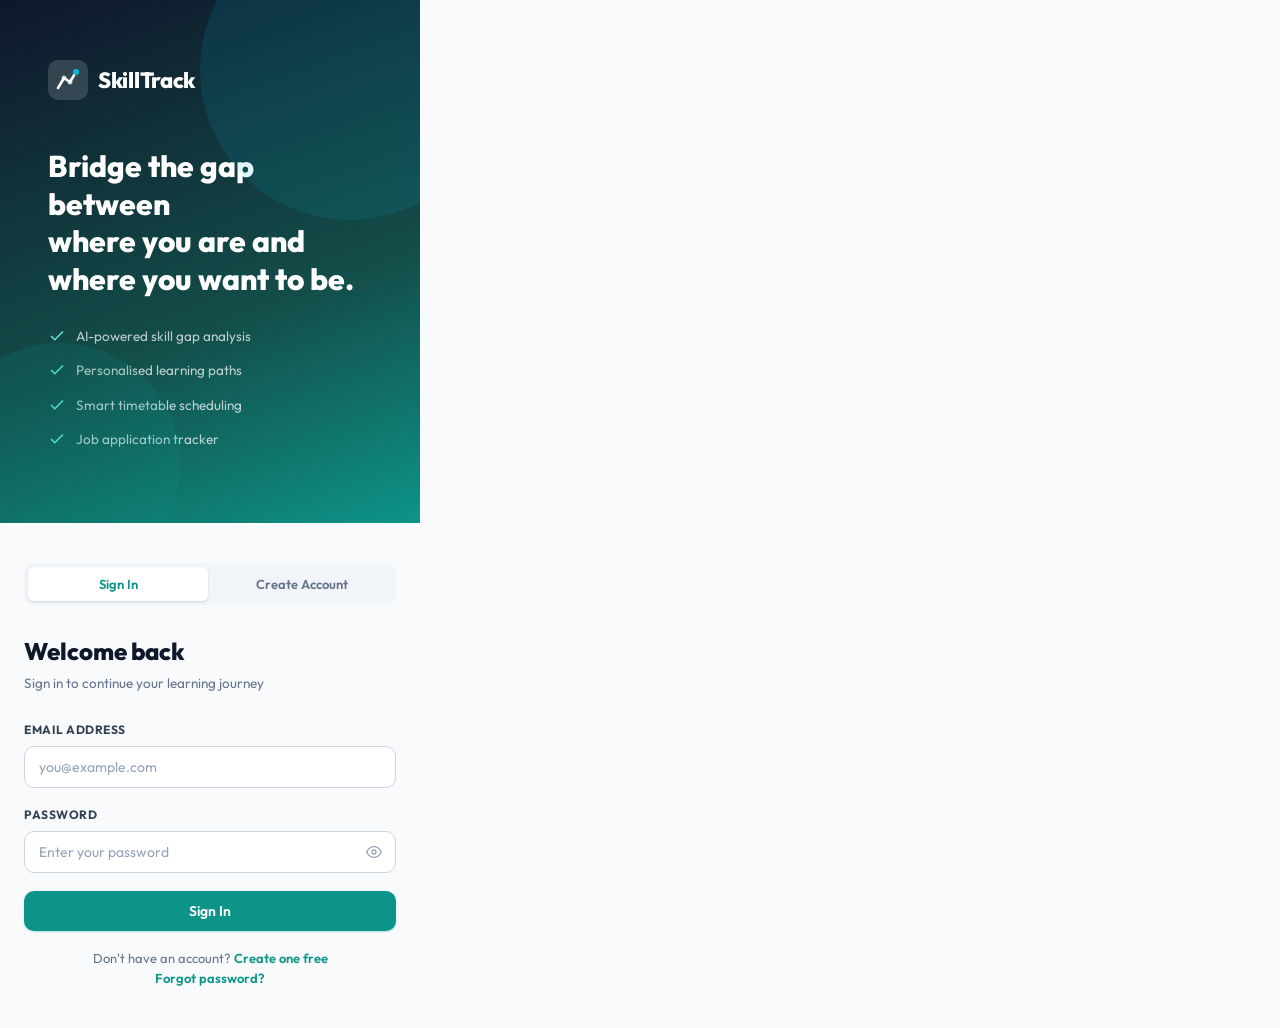
<file: index.html>
<!DOCTYPE html>
<html lang="en">
<head>
  <meta charset="UTF-8">
  <meta name="viewport" content="width=device-width, initial-scale=1.0">
  <title>SkillTrack — Login</title>
  <link rel="preconnect" href="https://fonts.googleapis.com">
  <link rel="preconnect" href="https://fonts.gstatic.com" crossorigin>
  <link href="https://fonts.googleapis.com/css2?family=Outfit:wght@300;400;500;600;700&family=JetBrains+Mono:wght@400;500&display=swap" rel="stylesheet">
  <link rel="stylesheet" href="css/styles.css">
</head>
<body class="auth-page">

  <div class="auth-container">

    <!-- Brand Panel -->
    <div class="auth-brand">
      <div class="auth-brand-inner">
        <div class="auth-logo">
          <svg width="40" height="40" viewBox="0 0 40 40" fill="none" xmlns="http://www.w3.org/2000/svg">
            <rect width="40" height="40" rx="10" fill="white" fill-opacity="0.15"/>
            <path d="M10 28L16 18L22 22L28 12" stroke="white" stroke-width="2.5" stroke-linecap="round" stroke-linejoin="round"/>
            <circle cx="28" cy="12" r="3" fill="#06b6d4"/>
            <circle cx="22" cy="22" r="2.5" fill="white" fill-opacity="0.7"/>
            <circle cx="16" cy="18" r="2.5" fill="white" fill-opacity="0.7"/>
          </svg>
          <span class="auth-logo-text">SkillTrack</span>
        </div>
        <h1 class="auth-tagline">Bridge the gap between<br>where you are and<br>where you want to be.</h1>
        <ul class="auth-features">
          <li>
            <svg width="18" height="18" viewBox="0 0 24 24" fill="none" stroke="currentColor" stroke-width="2"><polyline points="20 6 9 17 4 12"/></svg>
            AI-powered skill gap analysis
          </li>
          <li>
            <svg width="18" height="18" viewBox="0 0 24 24" fill="none" stroke="currentColor" stroke-width="2"><polyline points="20 6 9 17 4 12"/></svg>
            Personalised learning paths
          </li>
          <li>
            <svg width="18" height="18" viewBox="0 0 24 24" fill="none" stroke="currentColor" stroke-width="2"><polyline points="20 6 9 17 4 12"/></svg>
            Smart timetable scheduling
          </li>
          <li>
            <svg width="18" height="18" viewBox="0 0 24 24" fill="none" stroke="currentColor" stroke-width="2"><polyline points="20 6 9 17 4 12"/></svg>
            Job application tracker
          </li>
        </ul>
      </div>
    </div>

    <!-- Form Panel -->
    <div class="auth-form-panel">
      <div class="auth-form-inner">

        <!-- Tab switcher -->
        <div class="auth-tabs">
          <button class="auth-tab active" id="tab-login" onclick="showTab('login')">Sign In</button>
          <button class="auth-tab" id="tab-register" onclick="showTab('register')">Create Account</button>
          <button class="auth-tab" id="tab-reset" onclick="showTab('reset')" style="display:none">Reset Password</button>
        </div>

        <!-- Login Form -->
        <form id="form-login" class="auth-form" onsubmit="handleLogin(event)">
          <h2 class="auth-form-title">Welcome back</h2>
          <p class="auth-form-subtitle">Sign in to continue your learning journey</p>

          <div class="form-group">
            <label class="form-label" for="login-email">Email address</label>
            <input class="form-input" type="email" id="login-email" placeholder="you@example.com" required autocomplete="email">
          </div>

          <div class="form-group">
            <label class="form-label" for="login-password">
              Password
            </label>
            <div class="input-with-icon">
              <input class="form-input" type="password" id="login-password" placeholder="Enter your password" required autocomplete="current-password">
              <button type="button" class="input-icon-btn" onclick="togglePassword('login-password', this)" title="Show password">
                <svg width="16" height="16" viewBox="0 0 24 24" fill="none" stroke="currentColor" stroke-width="2"><path d="M1 12s4-8 11-8 11 8 11 8-4 8-11 8-11-8-11-8z"/><circle cx="12" cy="12" r="3"/></svg>
              </button>
            </div>
          </div>

          <div id="login-error" class="form-error" style="display:none"></div>

          <button type="submit" class="btn btn-primary btn-full" id="btn-login">
            <span>Sign In</span>
          </button>

          <p class="auth-switch">
            Don't have an account?
            <a href="#" onclick="showTab('register'); return false;">Create one free</a>
          </p>
          <p class="auth-switch" style="margin-top:0">
            <a href="#" onclick="showTab('reset'); return false;">Forgot password?</a>
          </p>
        </form>

        <!-- Register Form -->
        <form id="form-register" class="auth-form" style="display:none" onsubmit="handleRegister(event)">
          <h2 class="auth-form-title">Get started free</h2>
          <p class="auth-form-subtitle">Create your account and start tracking skills today</p>

          <div class="form-group">
            <label class="form-label" for="reg-name">Full name</label>
            <input class="form-input" type="text" id="reg-name" placeholder="Your name" required autocomplete="name">
          </div>

          <div class="form-group">
            <label class="form-label" for="reg-email">Email address</label>
            <input class="form-input" type="email" id="reg-email" placeholder="you@example.com" required autocomplete="email">
          </div>

          <div class="form-group">
            <label class="form-label" for="reg-password">Password</label>
            <div class="input-with-icon">
              <input class="form-input" type="password" id="reg-password" placeholder="Min. 8 characters" required minlength="8" autocomplete="new-password">
              <button type="button" class="input-icon-btn" onclick="togglePassword('reg-password', this)" title="Show password">
                <svg width="16" height="16" viewBox="0 0 24 24" fill="none" stroke="currentColor" stroke-width="2"><path d="M1 12s4-8 11-8 11 8 11 8-4 8-11 8-11-8-11-8z"/><circle cx="12" cy="12" r="3"/></svg>
              </button>
            </div>
            <div class="password-strength" id="pwd-strength" style="display:none">
              <div class="pwd-bar"><div class="pwd-fill" id="pwd-fill"></div></div>
              <span class="pwd-label" id="pwd-label"></span>
            </div>
          </div>

          <div class="form-group">
            <label class="form-label" for="reg-confirm">Confirm password</label>
            <input class="form-input" type="password" id="reg-confirm" placeholder="Repeat your password" required minlength="8" autocomplete="new-password">
          </div>

          <div id="register-error" class="form-error" style="display:none"></div>

          <button type="submit" class="btn btn-primary btn-full" id="btn-register">
            <span>Create Account</span>
          </button>

          <p class="auth-switch">
            Already have an account?
            <a href="#" onclick="showTab('login'); return false;">Sign in</a>
          </p>
        </form>

        <!-- Reset Password Form -->
        <form id="form-reset" class="auth-form" style="display:none" onsubmit="handleResetPassword(event)">
          <h2 class="auth-form-title">Reset Password</h2>
          <p class="auth-form-subtitle">Enter your email and set a new password</p>

          <div class="form-group">
            <label class="form-label" for="reset-email">Email address</label>
            <input class="form-input" type="email" id="reset-email" placeholder="you@example.com" required autocomplete="email">
          </div>

          <div class="form-group">
            <label class="form-label" for="reset-password">New password</label>
            <div class="input-with-icon">
              <input class="form-input" type="password" id="reset-password" placeholder="Min. 8 characters" required minlength="8" autocomplete="new-password">
              <button type="button" class="input-icon-btn" onclick="togglePassword('reset-password', this)" title="Show password">
                <svg width="16" height="16" viewBox="0 0 24 24" fill="none" stroke="currentColor" stroke-width="2"><path d="M1 12s4-8 11-8 11 8 11 8-4 8-11 8-11-8-11-8z"/><circle cx="12" cy="12" r="3"/></svg>
              </button>
            </div>
          </div>

          <div class="form-group">
            <label class="form-label" for="reset-confirm">Confirm new password</label>
            <input class="form-input" type="password" id="reset-confirm" placeholder="Repeat your new password" required minlength="8" autocomplete="new-password">
          </div>

          <div id="reset-error" class="form-error" style="display:none"></div>
          <div id="reset-success" class="form-error" style="display:none;color:#16a34a"></div>

          <button type="submit" class="btn btn-primary btn-full" id="btn-reset">
            <span>Reset Password</span>
          </button>

          <p class="auth-switch">
            Remember your password?
            <a href="#" onclick="showTab('login'); return false;">Sign in</a>
          </p>
        </form>

      </div>
    </div>

  </div>

  <script>
    // ── Tab switching ──────────────────────────────────────────────
    function showTab(tab) {
      document.getElementById('form-login').style.display    = tab === 'login'    ? '' : 'none';
      document.getElementById('form-register').style.display = tab === 'register' ? '' : 'none';
      document.getElementById('form-reset').style.display    = tab === 'reset'    ? '' : 'none';
      document.getElementById('tab-login').classList.toggle('active', tab === 'login');
      document.getElementById('tab-register').classList.toggle('active', tab === 'register');
      // Show/hide reset tab dynamically
      document.getElementById('tab-reset').style.display = tab === 'reset' ? '' : 'none';
      if (tab === 'reset') document.getElementById('tab-reset').classList.add('active');
      else document.getElementById('tab-reset').classList.remove('active');
    }

    // ── Password visibility toggle ─────────────────────────────────
    function togglePassword(id, btn) {
      const input = document.getElementById(id);
      const show  = input.type === 'password';
      input.type  = show ? 'text' : 'password';
      btn.innerHTML = show
        ? '<svg width="16" height="16" viewBox="0 0 24 24" fill="none" stroke="currentColor" stroke-width="2"><path d="M17.94 17.94A10.07 10.07 0 0 1 12 20c-7 0-11-8-11-8a18.45 18.45 0 0 1 5.06-5.94"/><path d="M9.9 4.24A9.12 9.12 0 0 1 12 4c7 0 11 8 11 8a18.5 18.5 0 0 1-2.16 3.19"/><line x1="1" y1="1" x2="23" y2="23"/></svg>'
        : '<svg width="16" height="16" viewBox="0 0 24 24" fill="none" stroke="currentColor" stroke-width="2"><path d="M1 12s4-8 11-8 11 8 11 8-4 8-11 8-11-8-11-8z"/><circle cx="12" cy="12" r="3"/></svg>';
    }

    // ── Password strength ──────────────────────────────────────────
    document.getElementById('reg-password').addEventListener('input', function() {
      const val = this.value;
      const el  = document.getElementById('pwd-strength');
      const fill = document.getElementById('pwd-fill');
      const lbl  = document.getElementById('pwd-label');
      if (!val) { el.style.display = 'none'; return; }
      el.style.display = '';
      let score = 0;
      if (val.length >= 8)  score++;
      if (/[A-Z]/.test(val)) score++;
      if (/[0-9]/.test(val)) score++;
      if (/[^A-Za-z0-9]/.test(val)) score++;
      const levels = ['', 'Weak', 'Fair', 'Good', 'Strong'];
      const colors = ['', '#ef4444', '#f59e0b', '#0d9488', '#06b6d4'];
      const pct    = ['', '25%', '50%', '75%', '100%'];
      fill.style.width      = pct[score]  || '25%';
      fill.style.background = colors[score] || '#ef4444';
      lbl.textContent       = levels[score] || 'Weak';
      lbl.style.color       = colors[score] || '#ef4444';
    });

    // ── Show error helper ──────────────────────────────────────────
    function showError(id, msg) {
      const el = document.getElementById(id);
      el.textContent = msg;
      el.style.display = 'block';
    }
    function clearError(id) {
      document.getElementById(id).style.display = 'none';
    }

    // ── Set button loading state ───────────────────────────────────
    function setLoading(btnId, loading) {
      const btn = document.getElementById(btnId);
      btn.disabled = loading;
      btn.querySelector('span').textContent = loading ? 'Please wait…' : btn.id === 'btn-login' ? 'Sign In' : 'Create Account';
    }

    // ── Local (demo) storage helpers ──────────────────────────────
    const IS_LOCAL = location.protocol === 'file:' || location.hostname === 'localhost' || location.hostname === '127.0.0.1';
    const ADMIN_EMAILS_LOCAL = ['w3help@yahoo.com'];

    // Seed default test user on first visit
    (function seedDefaultUser() {
      if (!IS_LOCAL) return;
      const users = JSON.parse(localStorage.getItem('st-users') || '[]');
      const existing = users.find(u => u.email === 'w3help@yahoo.com');
      if (!existing) {
        users.push({ uid: 'w3help@yahoo.com', name: 'Test User', email: 'w3help@yahoo.com', role: 'admin', password: 'naresh01', createdAt: new Date().toISOString() });
        localStorage.setItem('st-users', JSON.stringify(users));
      } else if (existing.role !== 'admin') {
        existing.role = 'admin';
        localStorage.setItem('st-users', JSON.stringify(users));
      }
    })();

    function localGetUsers() {
      return JSON.parse(localStorage.getItem('st-users') || '[]');
    }
    function localSaveUsers(users) {
      localStorage.setItem('st-users', JSON.stringify(users));
    }
    function localSetSession(user) {
      localStorage.setItem('st-session', JSON.stringify({ uid: user.uid, name: user.name, email: user.email, role: user.role || 'webuser' }));
    }

    // ── Login handler ──────────────────────────────────────────────
    async function handleLogin(e) {
      e.preventDefault();
      clearError('login-error');
      const email    = document.getElementById('login-email').value.trim();
      const password = document.getElementById('login-password').value;
      setLoading('btn-login', true);

      if (IS_LOCAL) {
        // Demo mode: check localStorage
        const users = localGetUsers();
        const user  = users.find(u => u.email.toLowerCase() === email.toLowerCase() && u.password === password);
        if (user) {
          const role = user.role || (ADMIN_EMAILS_LOCAL.includes(email.toLowerCase()) ? 'admin' : 'webuser');
          const sessionUser = { ...user, role };
          localSetSession(sessionUser);
          const payload = btoa(unescape(encodeURIComponent(JSON.stringify({ uid: sessionUser.uid, name: sessionUser.name, email: sessionUser.email, role: sessionUser.role }))));
          window.location.href = 'dashboard.html#s=' + payload;
        } else {
          showError('login-error', 'Invalid email or password.');
          setLoading('btn-login', false);
        }
        return;
      }

      try {
        const res  = await fetch('api/auth.php', {
          method: 'POST',
          headers: { 'Content-Type': 'application/json' },
          body: JSON.stringify({ action: 'login', email, password })
        });
        const data = await res.json();
        if (data.ok) {
          window.location.href = 'dashboard.php';
        } else {
          showError('login-error', data.error || 'Invalid email or password.');
        }
      } catch {
        showError('login-error', 'Connection error. Please try again.');
      } finally {
        setLoading('btn-login', false);
      }
    }

    // ── Reset Password handler ────────────────────────────────────
    async function handleResetPassword(e) {
      e.preventDefault();
      clearError('reset-error');
      document.getElementById('reset-success').style.display = 'none';
      const email       = document.getElementById('reset-email').value.trim();
      const newPassword = document.getElementById('reset-password').value;
      const confirm     = document.getElementById('reset-confirm').value;
      if (newPassword !== confirm) {
        showError('reset-error', 'Passwords do not match.');
        return;
      }
      const btn = document.getElementById('btn-reset');
      btn.disabled = true;
      btn.querySelector('span').textContent = 'Please wait…';

      if (IS_LOCAL) {
        const users = localGetUsers();
        const user  = users.find(u => u.email.toLowerCase() === email.toLowerCase());
        if (!user) {
          showError('reset-error', 'No account found with that email.');
          btn.disabled = false;
          btn.querySelector('span').textContent = 'Reset Password';
          return;
        }
        user.password = newPassword;
        localSaveUsers(users);
        const el = document.getElementById('reset-success');
        el.textContent = 'Password reset successfully! You can now sign in.';
        el.style.display = 'block';
        btn.disabled = false;
        btn.querySelector('span').textContent = 'Reset Password';
        setTimeout(() => showTab('login'), 2000);
        return;
      }

      try {
        const res  = await fetch('api/auth.php', {
          method: 'POST',
          headers: { 'Content-Type': 'application/json' },
          body: JSON.stringify({ action: 'reset_password', email, newPassword })
        });
        const data = await res.json();
        if (data.ok) {
          const el = document.getElementById('reset-success');
          el.textContent = 'Password reset successfully! You can now sign in.';
          el.style.display = 'block';
          setTimeout(() => showTab('login'), 2000);
        } else {
          showError('reset-error', data.error || 'Reset failed.');
        }
      } catch {
        showError('reset-error', 'Connection error. Please try again.');
      } finally {
        btn.disabled = false;
        btn.querySelector('span').textContent = 'Reset Password';
      }
    }

    // ── Register handler ───────────────────────────────────────────
    async function handleRegister(e) {
      e.preventDefault();
      clearError('register-error');
      const name     = document.getElementById('reg-name').value.trim();
      const email    = document.getElementById('reg-email').value.trim();
      const password = document.getElementById('reg-password').value;
      const confirm  = document.getElementById('reg-confirm').value;
      if (password !== confirm) {
        showError('register-error', 'Passwords do not match.');
        return;
      }
      setLoading('btn-register', true);

      if (IS_LOCAL) {
        // Demo mode: save to localStorage
        const users = localGetUsers();
        if (users.find(u => u.email === email)) {
          showError('register-error', 'An account with this email already exists.');
          setLoading('btn-register', false);
          return;
        }
        const role = ADMIN_EMAILS_LOCAL.includes(email.toLowerCase()) ? 'admin' : 'webuser';
        const user = { uid: email.toLowerCase(), name, email, role, password, createdAt: new Date().toISOString() };
        users.push(user);
        localSaveUsers(users);
        localSetSession(user);
        const payload = btoa(unescape(encodeURIComponent(JSON.stringify({ uid: user.uid, name: user.name, email: user.email, role: user.role }))));
        window.location.href = 'dashboard.html#s=' + payload;
        return;
      }

      try {
        const res  = await fetch('api/auth.php', {
          method: 'POST',
          headers: { 'Content-Type': 'application/json' },
          body: JSON.stringify({ action: 'register', name, email, password })
        });
        const data = await res.json();
        if (data.ok) {
          window.location.href = 'dashboard.php';
        } else {
          showError('register-error', data.error || 'Registration failed. Please try again.');
        }
      } catch {
        showError('register-error', 'Connection error. Please try again.');
      } finally {
        setLoading('btn-register', false);
      }
    }
  </script>

</body>
</html>
</file>
<file: css/styles.css>
/* ═══════════════════════════════════════════════════
   SkillTrack — Design System & Styles v1.0
   ═══════════════════════════════════════════════════ */

/* ── Google Fonts imported in HTML ── */

/* ── CSS Variables ── */
:root {
  /* Brand */
  --primary:        #0d9488;   /* teal-600 */
  --primary-dark:   #0f766e;   /* teal-700 */
  --primary-light:  #f0fdfa;   /* teal-50  */
  --primary-mid:    #ccfbf1;   /* teal-100 */
  --accent:         #06b6d4;   /* cyan-500 */
  --accent-dark:    #0891b2;   /* cyan-600 */

  /* Backgrounds */
  --bg:             #f8fafc;   /* slate-50  */
  --surface:        #ffffff;
  --surface2:       #f1f5f9;   /* slate-100 */
  --surface3:       #e2e8f0;   /* slate-200 */

  /* Borders */
  --border:         #e2e8f0;   /* slate-200 */
  --border2:        #cbd5e1;   /* slate-300 */

  /* Text */
  --text:           #0f172a;   /* slate-900 */
  --text2:          #334155;   /* slate-700 */
  --muted:          #64748b;   /* slate-500 */
  --muted2:         #94a3b8;   /* slate-400 */

  /* Status */
  --green:          #16a34a;
  --green-bg:       #f0fdf4;
  --yellow:         #d97706;
  --yellow-bg:      #fffbeb;
  --red:            #dc2626;
  --red-bg:         #fef2f2;
  --blue:           #2563eb;
  --blue-bg:        #eff6ff;
  --purple:         #7c3aed;
  --purple-bg:      #f5f3ff;

  /* Sidebar */
  --sidebar-bg:     #0f172a;   /* slate-900 */
  --sidebar-text:   #94a3b8;   /* slate-400 */
  --sidebar-active: #0d9488;   /* teal-600  */
  --sidebar-hover:  #1e293b;   /* slate-800 */
  --sidebar-width:  240px;

  /* Typography */
  --font:   'Outfit', system-ui, sans-serif;
  --mono:   'JetBrains Mono', 'Fira Code', monospace;

  /* Spacing & Shape */
  --radius-sm:  6px;
  --radius:     10px;
  --radius-lg:  14px;
  --radius-xl:  20px;

  /* Shadows */
  --shadow-sm:  0 1px 2px rgba(0,0,0,.06);
  --shadow:     0 1px 3px rgba(0,0,0,.08), 0 1px 2px rgba(0,0,0,.06);
  --shadow-md:  0 4px 6px rgba(0,0,0,.07), 0 2px 4px rgba(0,0,0,.06);
  --shadow-lg:  0 10px 15px rgba(0,0,0,.07), 0 4px 6px rgba(0,0,0,.05);
}

/* ── Reset ── */
*, *::before, *::after { box-sizing: border-box; margin: 0; padding: 0; }
html { font-size: 16px; -webkit-font-smoothing: antialiased; }
body {
  font-family: var(--font);
  background: var(--bg);
  color: var(--text);
  line-height: 1.5;
  min-height: 100vh;
}
a { color: var(--primary); text-decoration: none; }
a:hover { color: var(--primary-dark); }
img, svg { display: block; }
button { font-family: var(--font); cursor: pointer; }

/* ══════════════════════════════════════════
   LOGIN / REGISTER PAGE
══════════════════════════════════════════ */
.auth-page {
  min-height: 100vh;
  display: flex;
  align-items: stretch;
}

/* Left brand panel */
.auth-brand {
  width: 420px;
  flex-shrink: 0;
  background: linear-gradient(160deg, #0f172a 0%, #134e4a 60%, #0d9488 100%);
  display: flex;
  flex-direction: column;
  justify-content: center;
  padding: 60px 48px;
  position: relative;
  overflow: hidden;
}
.auth-brand::before {
  content: '';
  position: absolute;
  top: -80px; right: -80px;
  width: 300px; height: 300px;
  border-radius: 50%;
  background: rgba(6,182,212,.12);
}
.auth-brand::after {
  content: '';
  position: absolute;
  bottom: -60px; left: -60px;
  width: 240px; height: 240px;
  border-radius: 50%;
  background: rgba(13,148,136,.15);
}
.auth-brand-logo {
  display: flex;
  align-items: center;
  gap: 12px;
  margin-bottom: 56px;
  position: relative; z-index: 1;
}
.auth-brand-icon {
  width: 44px; height: 44px;
  background: linear-gradient(135deg, var(--primary), var(--accent));
  border-radius: 12px;
  display: flex; align-items: center; justify-content: center;
  font-size: 22px;
}
.auth-brand-name {
  font-size: 24px; font-weight: 800;
  color: #fff; letter-spacing: -0.5px;
}
.auth-brand-tagline {
  font-size: 11px; color: rgba(255,255,255,.5);
  letter-spacing: 2px; text-transform: uppercase;
  font-family: var(--mono);
  margin-top: 1px;
}
.auth-brand-headline {
  font-size: 32px; font-weight: 800; line-height: 1.2;
  color: #fff; margin-bottom: 20px;
  position: relative; z-index: 1;
}
.auth-brand-headline span { color: #5eead4; }
.auth-brand-sub {
  font-size: 14px; color: rgba(255,255,255,.6);
  line-height: 1.7; margin-bottom: 40px;
  position: relative; z-index: 1;
}
.auth-brand-features {
  list-style: none;
  position: relative; z-index: 1;
}
.auth-brand-features li {
  display: flex; align-items: center; gap: 10px;
  font-size: 13px; color: rgba(255,255,255,.7);
  margin-bottom: 12px;
}
.auth-brand-features li::before {
  content: '✓';
  width: 20px; height: 20px;
  background: rgba(13,148,136,.4);
  border-radius: 50%;
  display: flex; align-items: center; justify-content: center;
  font-size: 11px; color: #5eead4; font-weight: 700;
  flex-shrink: 0;
}

/* Right form panel */
.auth-form-panel {
  flex: 1;
  display: flex;
  align-items: center;
  justify-content: center;
  padding: 40px 24px;
}
.auth-card {
  width: 100%; max-width: 420px;
}
.auth-card-title {
  font-size: 26px; font-weight: 800;
  color: var(--text); margin-bottom: 6px;
}
.auth-card-sub {
  font-size: 14px; color: var(--muted);
  margin-bottom: 32px;
}
.auth-tabs {
  display: flex;
  background: var(--surface2);
  border-radius: var(--radius);
  padding: 4px;
  margin-bottom: 28px;
  gap: 4px;
}
.auth-tab {
  flex: 1; padding: 9px;
  text-align: center;
  font-size: 13px; font-weight: 600;
  color: var(--muted);
  border-radius: var(--radius-sm);
  border: none; background: transparent;
  transition: all .15s;
}
.auth-tab.active {
  background: var(--surface);
  color: var(--primary);
  box-shadow: var(--shadow);
}

/* Form elements */
.form-group { margin-bottom: 18px; }
.form-label {
  display: block;
  font-size: 12px; font-weight: 700;
  color: var(--text2); letter-spacing: .5px;
  text-transform: uppercase;
  margin-bottom: 7px;
}
.form-input {
  width: 100%;
  padding: 11px 14px;
  background: var(--surface);
  border: 1.5px solid var(--border2);
  border-radius: var(--radius);
  font-family: var(--font);
  font-size: 14px; color: var(--text);
  transition: border-color .15s, box-shadow .15s;
  outline: none;
}
.form-input:focus {
  border-color: var(--primary);
  box-shadow: 0 0 0 3px rgba(13,148,136,.12);
}
.form-input::placeholder { color: var(--muted2); }
.form-input-icon {
  position: relative;
}
.form-input-icon .form-input { padding-left: 42px; }
.form-input-icon .icon {
  position: absolute; left: 14px;
  top: 50%; transform: translateY(-50%);
  color: var(--muted2); font-size: 16px;
  pointer-events: none;
}

.btn {
  display: inline-flex; align-items: center; justify-content: center;
  gap: 7px;
  padding: 11px 22px;
  font-family: var(--font);
  font-size: 14px; font-weight: 600;
  border-radius: var(--radius);
  border: none; cursor: pointer;
  transition: all .15s;
  white-space: nowrap;
}
.btn-primary {
  background: var(--primary);
  color: #fff;
  box-shadow: 0 1px 2px rgba(13,148,136,.3);
}
.btn-primary:hover { background: var(--primary-dark); transform: translateY(-1px); box-shadow: 0 4px 12px rgba(13,148,136,.3); }
.btn-primary:active { transform: translateY(0); }
.btn-block { width: 100%; }
.btn-ghost {
  background: transparent;
  border: 1.5px solid var(--border2);
  color: var(--text2);
}
.btn-ghost:hover { background: var(--surface2); border-color: var(--border2); }
.btn-sm { padding: 7px 14px; font-size: 12px; }
.btn-danger { background: var(--red); color: #fff; }
.btn-danger:hover { background: #b91c1c; }

.auth-divider {
  display: flex; align-items: center; gap: 12px;
  margin: 20px 0;
  color: var(--muted2); font-size: 12px;
}
.auth-divider::before, .auth-divider::after {
  content: ''; flex: 1; height: 1px; background: var(--border);
}
.auth-footer-link {
  text-align: center; font-size: 13px; color: var(--muted);
  margin-top: 20px;
}
.auth-footer-link a { color: var(--primary); font-weight: 600; }

/* ══════════════════════════════════════════
   APP SHELL — SIDEBAR + TOPBAR + CONTENT
══════════════════════════════════════════ */
.app-shell {
  display: flex;
  min-height: 100vh;
}

/* ── SIDEBAR ── */
.sidebar {
  width: var(--sidebar-width);
  background: var(--sidebar-bg);
  display: flex; flex-direction: column;
  position: fixed; top: 0; left: 0;
  height: 100vh;
  z-index: 100;
  transition: transform .25s;
}
.sidebar-logo {
  padding: 22px 20px 18px;
  display: flex; align-items: center; gap: 10px;
  border-bottom: 1px solid rgba(255,255,255,.07);
  flex-shrink: 0;
}
.sidebar-logo-icon {
  width: 36px; height: 36px;
  background: linear-gradient(135deg, var(--primary), var(--accent));
  border-radius: 9px;
  display: flex; align-items: center; justify-content: center;
  font-size: 18px; flex-shrink: 0;
}
.sidebar-logo-text { line-height: 1.1; }
.sidebar-logo-name {
  font-size: 15px; font-weight: 800;
  color: #fff; letter-spacing: -0.3px;
}
.sidebar-logo-version {
  font-size: 10px; color: rgba(255,255,255,.35);
  font-family: var(--mono); letter-spacing: 1px;
}

/* Nav */
.sidebar-nav {
  flex: 1;
  padding: 12px 10px;
  overflow-y: auto;
  scrollbar-width: thin;
  scrollbar-color: rgba(255,255,255,.35) rgba(255,255,255,.08);
}
.sidebar-nav::-webkit-scrollbar { width: 6px; }
.sidebar-nav::-webkit-scrollbar-track { background: rgba(255,255,255,.05); border-radius: 3px; margin: 4px 0; }
.sidebar-nav::-webkit-scrollbar-thumb {
  background: rgba(255,255,255,.35);
  border-radius: 3px;
}
.sidebar-nav::-webkit-scrollbar-thumb:hover { background: rgba(255,255,255,.55); }

.nav-section-label {
  font-size: 10px; font-weight: 700;
  color: rgba(255,255,255,.25);
  letter-spacing: 1.5px; text-transform: uppercase;
  padding: 12px 10px 6px;
}
.nav-item {
  display: flex; align-items: center; gap: 10px;
  padding: 10px 12px;
  border-radius: var(--radius-sm);
  color: var(--sidebar-text);
  font-size: 13.5px; font-weight: 500;
  cursor: pointer;
  transition: all .15s;
  margin-bottom: 2px;
  border: none; background: transparent;
  width: 100%; text-align: left;
}
.nav-item:hover {
  background: var(--sidebar-hover);
  color: rgba(255,255,255,.85);
}
.nav-item.active {
  background: rgba(13,148,136,.18);
  color: #5eead4;
  font-weight: 600;
}
.nav-item.active .nav-icon { color: var(--primary); }
.nav-icon {
  font-size: 17px;
  width: 22px; text-align: center; flex-shrink: 0;
}
.nav-badge {
  margin-left: auto;
  font-size: 10px; font-weight: 700;
  background: var(--primary);
  color: #fff;
  padding: 1px 7px; border-radius: 20px;
  font-family: var(--mono);
}

/* Sidebar footer */
.sidebar-footer {
  padding: 14px 12px;
  border-top: 1px solid rgba(255,255,255,.07);
  flex-shrink: 0;
  display: flex; align-items: center; gap: 6px;
}
.sidebar-user {
  display: flex; align-items: center; gap: 10px;
  padding: 8px 10px;
  border-radius: var(--radius-sm);
  cursor: pointer;
  transition: background .15s;
  flex: 1; min-width: 0; overflow: hidden;
}
.sidebar-user:hover { background: var(--sidebar-hover); }
.sidebar-avatar {
  width: 34px; height: 34px;
  border-radius: 50%;
  background: linear-gradient(135deg, var(--primary), var(--accent));
  display: flex; align-items: center; justify-content: center;
  font-size: 14px; font-weight: 700; color: #fff;
  flex-shrink: 0;
}
.sidebar-user-info { flex: 1; min-width: 0; }
.sidebar-user-name {
  font-size: 13px; font-weight: 600; color: rgba(255,255,255,.85);
  white-space: nowrap; overflow: hidden; text-overflow: ellipsis;
}
.sidebar-user-email {
  font-size: 11px; color: rgba(255,255,255,.35);
  font-family: var(--mono);
  white-space: nowrap; overflow: hidden; text-overflow: ellipsis;
}
.sidebar-logout {
  color: rgba(255,255,255,.3); font-size: 14px;
  cursor: pointer; padding: 2px;
  flex-shrink: 0;
  transition: color .15s;
}
.sidebar-logout:hover { color: var(--red); }

/* ── MAIN CONTENT AREA ── */
.main-wrap {
  margin-left: var(--sidebar-width);
  flex: 1;
  display: flex; flex-direction: column;
  min-height: 100vh;
}

/* ── TOPBAR ── */
.topbar {
  height: 60px;
  background: var(--surface);
  border-bottom: 1px solid var(--border);
  display: flex; align-items: center;
  padding: 0 24px;
  position: sticky; top: 0;
  z-index: 50;
  gap: 16px;
}
.topbar-hamburger {
  display: none;
  background: none; border: none;
  font-size: 20px; color: var(--muted);
  cursor: pointer; padding: 4px;
}
.topbar-breadcrumb {
  display: flex; align-items: center; gap: 6px;
  font-size: 13px; color: var(--muted);
}
.topbar-breadcrumb .current {
  font-weight: 700; color: var(--text);
  font-size: 15px;
}
.topbar-sep { color: var(--border2); }
.topbar-actions {
  margin-left: auto;
  display: flex; align-items: center; gap: 10px;
}
.topbar-search {
  display: flex; align-items: center; gap: 8px;
  background: var(--surface2);
  border: 1px solid var(--border);
  border-radius: 8px;
  padding: 7px 12px;
  font-size: 13px; color: var(--muted);
  cursor: pointer;
  transition: border-color .15s;
}
.topbar-search:hover { border-color: var(--primary); color: var(--text); }
.topbar-search input {
  background: none; border: none; outline: none;
  font-family: var(--font); font-size: 13px; color: var(--text);
  width: 160px;
}
.topbar-search input::placeholder { color: var(--muted2); }
.topbar-btn {
  width: 36px; height: 36px;
  border-radius: 8px;
  background: var(--surface2);
  border: 1px solid var(--border);
  display: flex; align-items: center; justify-content: center;
  font-size: 16px; cursor: pointer;
  color: var(--muted); transition: all .15s;
}
.topbar-btn:hover { background: var(--primary-light); border-color: var(--primary); color: var(--primary); }
.topbar-avatar {
  width: 34px; height: 34px;
  border-radius: 50%;
  background: linear-gradient(135deg, var(--primary), var(--accent));
  display: flex; align-items: center; justify-content: center;
  font-size: 13px; font-weight: 700; color: #fff;
  cursor: pointer;
}

/* ── PAGE CONTENT ── */
.page-content {
  flex: 1;
  padding: 28px 28px 40px;
  max-width: 1280px;
}

.panel { display: none; }
.panel.active { display: block; }

/* Page header */
.page-header {
  display: flex; align-items: flex-start;
  justify-content: space-between;
  margin-bottom: 24px; gap: 16px; flex-wrap: wrap;
}
.page-title { font-size: 22px; font-weight: 800; color: var(--text); line-height: 1.2; }
.page-subtitle { font-size: 13px; color: var(--muted); margin-top: 3px; }
.page-actions { display: flex; gap: 8px; flex-wrap: wrap; }

/* ── CARDS ── */
.card {
  background: var(--surface);
  border: 1px solid var(--border);
  border-radius: var(--radius-lg);
  padding: 20px 22px;
  box-shadow: var(--shadow-sm);
}
.card-title {
  font-size: 13px; font-weight: 700;
  color: var(--text2); text-transform: uppercase;
  letter-spacing: .5px; margin-bottom: 16px;
  display: flex; align-items: center; gap: 8px;
}
.card-title .icon { font-size: 15px; }

/* ── STAT GRID ── */
.stat-grid {
  display: grid;
  grid-template-columns: repeat(auto-fit, minmax(160px, 1fr));
  gap: 14px;
  margin-bottom: 24px;
}
.stat-card {
  background: var(--surface);
  border: 1px solid var(--border);
  border-radius: var(--radius-lg);
  padding: 18px 20px;
  box-shadow: var(--shadow-sm);
  position: relative; overflow: hidden;
}
.stat-card::before {
  content: '';
  position: absolute; top: 0; left: 0; right: 0;
  height: 3px;
  background: var(--card-accent, var(--primary));
  border-radius: var(--radius-lg) var(--radius-lg) 0 0;
}
.stat-num {
  font-size: 28px; font-weight: 800;
  font-family: var(--mono); line-height: 1;
  margin-bottom: 4px;
}
.stat-label {
  font-size: 11px; font-weight: 700;
  color: var(--muted); letter-spacing: 1px;
  text-transform: uppercase;
}
.stat-breakdown {
  margin-top: 6px; padding-top: 6px; border-top: 1px solid var(--border);
  font-size: 11px; color: var(--muted); line-height: 1.6;
}
.stat-breakdown:empty { display: none; }
.stat-sub {
  font-size: 11px; color: var(--muted2);
  margin-top: 2px; font-family: var(--mono);
}
.stat-icon {
  position: absolute; right: 16px; top: 50%;
  transform: translateY(-50%);
  font-size: 28px; opacity: .12;
}

/* ── BADGES & PILLS ── */
.badge {
  display: inline-flex; align-items: center;
  font-size: 11px; font-weight: 700;
  padding: 3px 9px; border-radius: 20px;
  letter-spacing: .3px;
}
.badge-primary   { background: var(--primary-mid); color: var(--primary-dark); }
.badge-green     { background: var(--green-bg); color: var(--green); }
.badge-yellow    { background: var(--yellow-bg); color: var(--yellow); }
.badge-red       { background: var(--red-bg); color: var(--red); }
.badge-blue      { background: var(--blue-bg); color: var(--blue); }
.badge-purple    { background: var(--purple-bg); color: var(--purple); }
.badge-muted     { background: var(--surface2); color: var(--muted); }

/* ── PROGRESS BAR ── */
.progress-wrap { width: 100%; background: var(--surface2); border-radius: 99px; overflow: hidden; }
.progress-bar  { height: 6px; border-radius: 99px; background: var(--primary); transition: width .4s; }
.progress-bar.green  { background: var(--green); }
.progress-bar.yellow { background: var(--yellow); }
.progress-bar.red    { background: var(--red); }
.progress-bar.accent { background: var(--accent); }

/* ── GAP INDICATOR ── */
.gap-bar {
  display: flex; height: 8px;
  border-radius: 99px; overflow: hidden;
  gap: 2px;
}
.gap-bar-matched { background: var(--green); }
.gap-bar-weak    { background: var(--yellow); }
.gap-bar-missing { background: var(--red); }

/* ── TABLE ── */
.table-wrap {
  overflow-x: auto;
  border-radius: var(--radius);
  border: 1px solid var(--border);
  background: var(--surface);
}
table {
  width: 100%; border-collapse: collapse;
  font-size: 13px;
}
thead th {
  background: var(--surface2);
  color: var(--muted); font-weight: 700;
  font-size: 11px; letter-spacing: .8px;
  text-transform: uppercase;
  padding: 11px 14px;
  text-align: left;
  border-bottom: 1px solid var(--border);
  white-space: nowrap;
}
tbody td {
  padding: 12px 14px;
  border-bottom: 1px solid var(--border);
  color: var(--text2);
  vertical-align: middle;
}
tbody tr:last-child td { border-bottom: none; }
tbody tr:hover { background: var(--primary-light); }

/* ── GOAL CARD ── */
.goal-card {
  background: var(--surface);
  border: 1.5px solid var(--border);
  border-radius: var(--radius-lg);
  padding: 20px 22px;
  box-shadow: var(--shadow-sm);
  transition: box-shadow .15s, border-color .15s;
  cursor: pointer;
}
.goal-card:hover {
  box-shadow: var(--shadow-md);
  border-color: var(--primary);
}
.goal-card-header {
  display: flex; align-items: flex-start;
  justify-content: space-between; gap: 12px;
  margin-bottom: 14px;
}
.goal-type-icon {
  width: 42px; height: 42px; border-radius: 10px;
  display: flex; align-items: center; justify-content: center;
  font-size: 20px; flex-shrink: 0;
}
.goal-type-jobrole      { background: #eff6ff; }
.goal-type-cert         { background: #fef3c7; }
.goal-type-learning     { background: #f5f3ff; }
.goal-type-other        { background: #f0fdf4; }
.goal-name { font-size: 15px; font-weight: 700; color: var(--text); margin-bottom: 3px; }
.goal-meta { font-size: 12px; color: var(--muted); }
.goal-progress-row {
  display: flex; align-items: center; gap: 10px;
  margin-bottom: 12px;
}
.goal-progress-pct {
  font-size: 12px; font-weight: 700;
  font-family: var(--mono); color: var(--primary);
  white-space: nowrap;
}
.goal-stats {
  display: flex; gap: 14px;
}
.goal-stat {
  font-size: 11.5px; color: var(--muted);
  display: flex; align-items: center; gap: 4px;
}
.goal-stat span { font-weight: 600; color: var(--text2); font-family: var(--mono); }

/* ── SKILL CHIP ── */
.skill-chip {
  display: inline-flex; align-items: center; gap: 5px;
  padding: 4px 10px;
  background: var(--surface2);
  border: 1px solid var(--border);
  border-radius: 20px;
  font-size: 12px; color: var(--text2); font-weight: 500;
  margin: 2px 3px 2px 0;
  transition: all .15s;
}
.skill-chip.matched { background: var(--green-bg); border-color: #bbf7d0; color: var(--green); }
.skill-chip.weak    { background: var(--yellow-bg); border-color: #fde68a; color: var(--yellow); }
.skill-chip.missing { background: var(--red-bg); border-color: #fecaca; color: var(--red); }

/* Proficiency dot */
.prof-dot {
  display: inline-block;
  width: 8px; height: 8px; border-radius: 50%;
}
.prof-dot.beginner     { background: var(--muted2); }
.prof-dot.intermediate { background: var(--accent); }
.prof-dot.advanced     { background: var(--primary); }
.prof-dot.expert       { background: var(--yellow); }

/* ── FORM ELEMENTS ── */
.input, select.input, textarea.input {
  display: block; width: 100%;
  padding: 10px 13px;
  background: var(--surface);
  border: 1.5px solid var(--border2);
  border-radius: var(--radius);
  font-family: var(--font);
  font-size: 13px; color: var(--text);
  transition: border-color .15s, box-shadow .15s;
  outline: none;
}
.input:focus, select.input:focus, textarea.input:focus {
  border-color: var(--primary);
  box-shadow: 0 0 0 3px rgba(13,148,136,.1);
}
.input::placeholder { color: var(--muted2); }
textarea.input { resize: vertical; min-height: 80px; line-height: 1.6; }
select.input { cursor: pointer; }
.input-label {
  display: block; font-size: 11px; font-weight: 700;
  color: var(--text2); text-transform: uppercase;
  letter-spacing: .5px; margin-bottom: 6px;
}

/* ── MODAL ── */
.modal-overlay {
  position: fixed; inset: 0;
  background: rgba(0,0,0,.45);
  display: none;
  align-items: center; justify-content: center;
  padding: 20px; z-index: 1000;
  backdrop-filter: blur(4px);
}
.modal-overlay.open { display: flex; }
.modal-box {
  background: var(--surface);
  border-radius: var(--radius-xl);
  padding: 28px 28px;
  width: 100%; max-width: 560px;
  max-height: 90vh; overflow-y: auto;
  box-shadow: var(--shadow-lg);
}
.modal-title {
  font-size: 18px; font-weight: 800;
  color: var(--text); margin-bottom: 20px;
}
.modal-footer {
  display: flex; gap: 10px; justify-content: flex-end;
  margin-top: 24px; padding-top: 20px;
  border-top: 1px solid var(--border);
}

/* ── EMPTY STATE ── */
.empty-state {
  text-align: center; padding: 60px 20px;
  color: var(--muted);
}
.empty-state .icon { font-size: 48px; margin-bottom: 16px; opacity: .5; }
.empty-state h3 { font-size: 16px; font-weight: 700; color: var(--text2); margin-bottom: 6px; }
.empty-state p { font-size: 13px; line-height: 1.7; }

/* ── LOADER ── */
.loader {
  width: 28px; height: 28px;
  border: 3px solid var(--border);
  border-top-color: var(--primary);
  border-radius: 50%;
  animation: spin .7s linear infinite;
  margin: 0 auto;
}
@keyframes spin { to { transform: rotate(360deg); } }

/* ── TREE VIEW (Job Tracker — grouped by status, collapsible) ── */
/* Old tree-view CSS removed — replaced by table view */

/* ── BOARD VIEW (Job Tracker — vertical rows) ── */
.kb-board {
  display: flex; flex-direction: column; gap: 12px;
}
.kb-row {
  display: grid;
  grid-template-columns: 200px 1fr;
  gap: 16px;
  align-items: start;
  background: var(--surface);
  border: 1px solid var(--border);
  border-radius: var(--radius-lg);
  padding: 14px 16px;
}
.kb-row-header {
  padding: 8px 12px;
  border-radius: var(--radius);
  background: var(--surface2);
  display: flex; flex-direction: column; gap: 10px;
  position: sticky; top: 10px;
}
.kb-row-status {
  display: flex; align-items: center; gap: 8px;
}
.kb-row-emoji { font-size: 18px; }
.kb-row-label {
  font-size: 13px; font-weight: 700; color: var(--text);
}
.kb-row-count {
  font-family: var(--mono); font-size: 11px; font-weight: 700;
  color: #fff; padding: 1px 7px; border-radius: 20px; margin-left: auto;
}
.kb-row-cards {
  display: flex; flex-wrap: wrap; gap: 10px;
  align-items: start;
}
.kb-empty {
  font-size: 12px; color: var(--muted2); padding: 10px 0;
}
.kanban-card {
  background: var(--surface);
  border: 1px solid var(--border);
  border-radius: var(--radius);
  padding: 12px 14px;
  box-shadow: var(--shadow-sm);
  cursor: pointer; transition: box-shadow .15s, transform .15s;
  width: 240px; flex-shrink: 0;
}
.kanban-card:hover { box-shadow: var(--shadow-md); transform: translateY(-2px); }

@media (max-width: 768px) {
  .kb-row {
    grid-template-columns: 1fr;
  }
  .kb-row-header {
    flex-direction: row; align-items: center; justify-content: space-between;
    position: static;
  }
  .kanban-card { width: 100%; }
}

/* ── TIMETABLE ── */
.timetable-grid {
  display: grid;
  grid-template-columns: 60px repeat(7, 1fr);
  gap: 4px;
}
.timetable-day-header {
  text-align: center;
  font-size: 11px; font-weight: 700;
  color: var(--muted); text-transform: uppercase;
  letter-spacing: .8px; padding: 8px 4px;
}
.timetable-time {
  font-size: 10px; font-family: var(--mono);
  color: var(--muted2); text-align: right;
  padding-right: 8px; padding-top: 4px;
}
.timetable-slot {
  min-height: 44px; border-radius: 6px;
  border: 1px dashed var(--border2);
  background: var(--surface2);
  cursor: pointer; transition: all .15s;
}
.timetable-slot:hover { border-color: var(--primary); background: var(--primary-light); }
.timetable-session {
  background: var(--primary-mid);
  border: 1px solid rgba(13,148,136,.25);
  border-radius: 6px;
  padding: 6px 8px;
  font-size: 11px; color: var(--primary-dark); font-weight: 600;
}

/* ── DASHBOARD WIDGETS ── */
.widget-grid {
  display: grid;
  grid-template-columns: repeat(auto-fit, minmax(300px, 1fr));
  gap: 16px;
}
.activity-item {
  display: flex; align-items: flex-start; gap: 12px;
  padding: 12px 0;
  border-bottom: 1px solid var(--border);
}
.activity-item:last-child { border-bottom: none; }
.activity-dot {
  width: 8px; height: 8px; border-radius: 50%;
  background: var(--primary); flex-shrink: 0; margin-top: 5px;
}
.activity-text { font-size: 13px; color: var(--text2); line-height: 1.5; }
.activity-time { font-size: 11px; color: var(--muted2); font-family: var(--mono); margin-top: 2px; }

/* ── UTILITIES ── */
.grid-2 { display: grid; grid-template-columns: 1fr 1fr; gap: 16px; }
.grid-3 { display: grid; grid-template-columns: repeat(3, 1fr); gap: 16px; }
.flex    { display: flex; }
.flex-center  { display: flex; align-items: center; }
.flex-between { display: flex; align-items: center; justify-content: space-between; }
.gap-8  { gap: 8px; }
.gap-12 { gap: 12px; }
.gap-16 { gap: 16px; }
.mb-8   { margin-bottom: 8px; }
.mb-12  { margin-bottom: 12px; }
.mb-16  { margin-bottom: 16px; }
.mb-24  { margin-bottom: 24px; }
.mt-16  { margin-top: 16px; }
.text-muted { color: var(--muted); }
.text-sm    { font-size: 12px; }
.text-xs    { font-size: 11px; }
.font-mono  { font-family: var(--mono); }
.font-bold  { font-weight: 700; }
.wrap { flex-wrap: wrap; }

/* ── SIDEBAR OVERLAY (mobile) ── */
.sidebar-overlay {
  display: none;
  position: fixed; inset: 0;
  background: rgba(0,0,0,.5);
  z-index: 99;
}

/* ══════════════════════════════════════════
   RESPONSIVE
══════════════════════════════════════════ */
@media (max-width: 1024px) {
  .grid-3 { grid-template-columns: 1fr 1fr; }
}

@media (max-width: 768px) {
  .auth-brand { display: none; }
  .sidebar {
    transform: translateX(-100%);
  }
  .sidebar.open {
    transform: translateX(0);
  }
  .sidebar-overlay { display: block; }
  .main-wrap { margin-left: 0; }
  .topbar-hamburger { display: block; }
  .topbar-search { display: none; }
  .page-content { padding: 20px 16px 32px; }
  .grid-2 { grid-template-columns: 1fr; }
  .grid-3 { grid-template-columns: 1fr; }
  .kanban-board { flex-wrap: nowrap; }
  .stat-grid { grid-template-columns: repeat(2, 1fr); }
}

@media (max-width: 480px) {
  .stat-grid { grid-template-columns: 1fr 1fr; }
  .page-header { flex-direction: column; }
  .modal-box { padding: 20px 16px; }
}

/* ══════════════════════════════════════════
   AUTH PAGE — updated class names
══════════════════════════════════════════ */
.auth-logo {
  display: flex; align-items: center; gap: 10px;
  margin-bottom: 48px;
}
.auth-logo-text {
  font-size: 22px; font-weight: 800;
  color: #fff; letter-spacing: -.3px;
}
.auth-tagline {
  font-size: 30px; font-weight: 800; line-height: 1.25;
  color: #fff; margin-bottom: 28px;
}
.auth-features {
  list-style: none;
}
.auth-features li {
  display: flex; align-items: center; gap: 10px;
  font-size: 13.5px; color: rgba(255,255,255,.72);
  margin-bottom: 14px;
}
.auth-features li svg { flex-shrink: 0; color: #5eead4; }
.auth-form-inner {
  width: 100%; max-width: 420px;
}
.auth-form {
  /* inherits from .auth-card styling */
}
.auth-form-title {
  font-size: 24px; font-weight: 800;
  color: var(--text); margin-bottom: 4px;
}
.auth-form-subtitle {
  font-size: 13.5px; color: var(--muted);
  margin-bottom: 28px;
}
.input-with-icon {
  position: relative;
}
.input-with-icon .form-input {
  padding-right: 42px;
}
.input-icon-btn {
  position: absolute; right: 12px; top: 50%;
  transform: translateY(-50%);
  background: none; border: none;
  color: var(--muted2); cursor: pointer; padding: 2px;
  display: flex; align-items: center;
}
.input-icon-btn:hover { color: var(--muted); }
.form-error {
  font-size: 12.5px; color: var(--red);
  background: var(--red-bg);
  border: 1px solid #fecaca;
  border-radius: var(--radius-sm);
  padding: 9px 12px;
  margin-bottom: 14px;
}
.password-strength {
  margin-top: 8px;
  display: flex; align-items: center; gap: 10px;
}
.pwd-bar {
  flex: 1; height: 4px;
  background: var(--surface3);
  border-radius: 99px; overflow: hidden;
}
.pwd-fill {
  height: 100%; border-radius: 99px;
  transition: width .3s, background .3s;
  width: 0;
}
.pwd-label {
  font-size: 11px; font-weight: 600;
  white-space: nowrap;
}
.btn-full { width: 100%; }
.btn-full + .btn-full { margin-top: 8px; }
.auth-switch {
  text-align: center; font-size: 13px;
  color: var(--muted); margin-top: 18px;
}
.auth-switch a { color: var(--primary); font-weight: 600; }
.btn-group {
  display: flex; gap: 8px; flex-wrap: wrap;
  justify-content: center; margin-top: 16px;
}

/* ══════════════════════════════════════════
   APP SHELL — updated class names
══════════════════════════════════════════ */
.app-body {
  display: flex; min-height: 100vh;
}
.app-main {
  margin-left: var(--sidebar-width);
  flex: 1;
  display: flex; flex-direction: column;
  min-height: 100vh;
}
.app-content {
  flex: 1;
  padding: 28px 28px 40px;
}
.sidebar-toggle {
  background: none; border: none;
  color: var(--muted); cursor: pointer;
  padding: 4px; display: flex;
  align-items: center; justify-content: center;
}
.sidebar-toggle:hover { color: var(--primary); }

/* Sidebar user / logout */
.user-avatar {
  width: 34px; height: 34px;
  border-radius: 50%;
  background: linear-gradient(135deg, var(--primary), var(--accent));
  display: flex; align-items: center; justify-content: center;
  font-size: 13px; font-weight: 700; color: #fff;
  flex-shrink: 0;
}
.user-info { flex: 1; min-width: 0; }
.user-name {
  font-size: 13px; font-weight: 600;
  color: rgba(255,255,255,.85);
  white-space: nowrap; overflow: hidden; text-overflow: ellipsis;
}
.user-email {
  font-size: 11px; color: rgba(255,255,255,.35);
  font-family: var(--mono);
  white-space: nowrap; overflow: hidden; text-overflow: ellipsis;
}
.user-info {
  flex: 1; min-width: 0;
}
.user-name, .user-email {
  white-space: nowrap; overflow: hidden; text-overflow: ellipsis;
}
.user-name {
  font-size: 13px; font-weight: 600; color: rgba(255,255,255,.85);
}
.user-email {
  font-size: 11px; color: rgba(255,255,255,.35);
  font-family: var(--mono);
}
.user-avatar {
  width: 32px; height: 32px; border-radius: 50%;
  background: linear-gradient(135deg, var(--primary), var(--accent));
  display: flex; align-items: center; justify-content: center;
  font-size: 14px; font-weight: 700; color: #fff;
  flex-shrink: 0;
}
.btn-logout {
  color: rgba(255,255,255,.5); cursor: pointer;
  display: flex; align-items: center; justify-content: center;
  padding: 6px; border-radius: 6px;
  transition: color .15s, background .15s;
  flex-shrink: 0;
}
.btn-logout:hover { color: #fff; background: rgba(220,38,38,.5); }

/* Panel header */
.panel-header { margin-bottom: 24px; }
.panel-title  { font-size: 22px; font-weight: 800; color: var(--text); }
.panel-subtitle { font-size: 13px; color: var(--muted); margin-top: 3px; }

/* Card sub-components */
.card-header {
  display: flex; align-items: center;
  justify-content: space-between;
  margin-bottom: 14px;
}
.card-title {
  font-size: 13px; font-weight: 700;
  color: var(--text2); letter-spacing: .3px;
  text-transform: uppercase;
}
.card-body { /* no extra styles needed */ }

/* Two column layout */
.two-col {
  display: grid;
  grid-template-columns: 1fr 1fr;
  gap: 16px;
  margin-bottom: 0;
}
.mt-4 { margin-top: 16px; }

/* Filter bar / pills */
.filter-bar {
  display: flex; gap: 10px; flex-wrap: wrap;
  margin-bottom: 20px;
}
.filter-pills {
  display: flex; gap: 4px; flex-wrap: wrap;
}
.pill {
  display: inline-flex; align-items: center; gap: 5px;
  padding: 6px 13px;
  background: var(--surface);
  border: 1.5px solid var(--border2);
  border-radius: 99px;
  font-size: 12.5px; font-weight: 500;
  color: var(--muted);
  cursor: pointer; transition: all .15s;
}
.pill:hover { border-color: var(--primary); color: var(--primary); }
.pill.active {
  background: var(--primary-mid);
  border-color: var(--primary);
  color: var(--primary-dark);
  font-weight: 600;
}

/* Toolbar */
.toolbar {
  display: flex; align-items: center;
  justify-content: space-between;
  gap: 12px; flex-wrap: wrap;
  margin-bottom: 16px;
}
.toolbar-actions {
  display: flex; align-items: center; gap: 8px; flex-wrap: wrap;
}
.search-box {
  display: flex; align-items: center; gap: 8px;
  background: var(--surface);
  border: 1.5px solid var(--border2);
  border-radius: var(--radius);
  padding: 8px 14px;
  flex: 1; max-width: 320px;
  transition: border-color .15s;
}
.search-box:focus-within { border-color: var(--primary); }
.search-box svg { flex-shrink: 0; color: var(--muted2); }
.search-box input {
  background: none; border: none; outline: none;
  font-family: var(--font); font-size: 13.5px; color: var(--text);
  width: 100%;
}
.search-box input::placeholder { color: var(--muted2); }

/* Skill group tabs */
.skill-group-tabs {
  display: flex; gap: 4px; flex-wrap: wrap;
  margin-bottom: 20px;
}

/* Goal / learning path selector bar */
.goal-selector-bar {
  display: flex; align-items: center; gap: 12px;
  flex-wrap: wrap;
  margin-bottom: 24px;
}
/* Goal selector cards (replaces dropdown in RS / Gap / Learning Path) */
.goal-sel-cards {
  display: flex; flex-wrap: wrap; gap: 10px;
  margin-bottom: 20px;
}
.goal-sel-card {
  display: flex; align-items: center; gap: 10px;
  padding: 10px 16px;
  border: 1.5px solid var(--border);
  border-radius: 10px;
  cursor: pointer;
  background: var(--surface);
  transition: border-color .15s, background .15s, box-shadow .15s;
  user-select: none;
}
.goal-sel-card:hover { border-color: var(--primary); background: var(--primary-light); }
.goal-sel-card.active {
  border-color: var(--primary);
  background: var(--primary-light);
  box-shadow: 0 0 0 3px color-mix(in srgb, var(--primary) 15%, transparent);
}
.goal-sel-emoji { font-size: 22px; line-height: 1; flex-shrink: 0; }
.goal-sel-info  { display: flex; flex-direction: column; gap: 3px; min-width: 0; }
.goal-sel-name  { font-size: 13px; font-weight: 600; color: var(--text); white-space: nowrap; }
.goal-sel-panel-actions { display: flex; align-items: center; gap: 8px; margin-bottom: 16px; }

/* ── Goal choice modal ─────────────────────────────────────────────── */
.goal-choice-cards {
  display: grid;
  grid-template-columns: 1fr 1fr;
  gap: 16px;
}
.goal-choice-card {
  border: 2px solid var(--border2);
  border-radius: 12px;
  padding: 28px 20px 24px;
  cursor: pointer;
  text-align: center;
  transition: border-color .15s, background .15s;
  background: var(--surface);
}
.goal-choice-card:hover {
  border-color: var(--primary);
  background: var(--primary-light);
}
.goal-choice-card-icon  { font-size: 36px; margin-bottom: 12px; line-height: 1; }
.goal-choice-card-title { font-size: 15px; font-weight: 700; color: var(--text); margin-bottom: 8px; }
.goal-choice-card-desc  { font-size: 13px; color: var(--muted); line-height: 1.55; }

/* ── Template picker cards ─────────────────────────────────────────── */
.tpl-card {
  display: flex;
  gap: 16px;
  align-items: flex-start;
  border: 1px solid var(--border2);
  border-radius: 10px;
  padding: 16px;
  margin-bottom: 10px;
  background: var(--surface);
  transition: border-color .15s;
}
.tpl-card:last-child { margin-bottom: 0; }
.tpl-card:hover { border-color: var(--primary); }
.tpl-card-icon {
  font-size: 28px; flex-shrink: 0;
  width: 48px; height: 48px;
  display: flex; align-items: center; justify-content: center;
  background: var(--surface2); border-radius: 10px;
}
.tpl-card-body   { flex: 1; min-width: 0; }
.tpl-card-name   { font-size: 15px; font-weight: 700; color: var(--text); margin-bottom: 5px; }
.tpl-card-meta   { display: flex; gap: 6px; align-items: center; margin-bottom: 6px; flex-wrap: wrap; }
.tpl-card-desc   { font-size: 13px; color: var(--muted); line-height: 1.45; margin-bottom: 8px; }
.tpl-card-cats   { display: flex; flex-wrap: wrap; gap: 4px; }

/* ── Admin panel ───────────────────────────────────────────────────── */

/* Template two-column layout */
.atpl-layout {
  display: flex;
  gap: 20px;
  height: calc(100vh - 220px);
  min-height: 400px;
}
.atpl-sidebar {
  width: 230px;
  flex-shrink: 0;
  overflow-y: auto;
  border-right: 1px solid var(--border);
  padding-right: 16px;
}
.atpl-main {
  flex: 1;
  min-width: 0;
  overflow-y: auto;
}
.atpl-card {
  display: flex;
  align-items: center;
  gap: 10px;
  padding: 10px 12px;
  border: 1px solid var(--border2);
  border-radius: 8px;
  cursor: pointer;
  margin-bottom: 6px;
  background: var(--surface);
  transition: border-color .12s, background .12s;
}
.atpl-card:hover    { border-color: var(--primary); background: var(--primary-light); }
.atpl-card.active   { border-color: var(--primary); background: var(--primary-light); box-shadow: 0 0 0 2px color-mix(in srgb, var(--primary) 15%, transparent); }
.atpl-card-icon     { font-size: 20px; flex-shrink: 0; }
.atpl-card-body     { min-width: 0; }
.atpl-card-name     { font-size: 13px; font-weight: 600; color: var(--text); white-space: nowrap; overflow: hidden; text-overflow: ellipsis; }
.atpl-card-meta     { font-size: 11px; color: var(--muted); margin-top: 2px; }

.atpl-detail-header {
  display: flex;
  align-items: flex-start;
  gap: 12px;
  justify-content: space-between;
  padding-bottom: 14px;
  border-bottom: 1px solid var(--border);
  margin-bottom: 4px;
}

/* Admin stat grid */
.admin-stat-grid {
  display: grid;
  grid-template-columns: repeat(auto-fill, minmax(160px, 1fr));
  gap: 16px;
}
.admin-stat-card {
  background: var(--surface);
  border: 1px solid var(--border2);
  border-radius: 12px;
  padding: 20px 16px;
  text-align: center;
}
.admin-stat-icon  { font-size: 28px; margin-bottom: 10px; }
.admin-stat-val   { font-size: 28px; font-weight: 700; color: var(--text); line-height: 1; margin-bottom: 6px; }
.admin-stat-label { font-size: 12px; color: var(--muted); }

.admin-info-grid {
  display: grid;
  grid-template-columns: 1fr 1fr;
  gap: 16px;
}
.admin-info-card {
  background: var(--surface);
  border: 1px solid var(--border2);
  border-radius: 12px;
  padding: 18px;
}
.admin-info-title { font-size: 13px; font-weight: 700; color: var(--text); margin-bottom: 12px; text-transform: uppercase; letter-spacing: .4px; }
.admin-info-row   { display: flex; justify-content: space-between; align-items: center; padding: 6px 0; border-bottom: 1px solid var(--border); font-size: 13px; }
.admin-info-row:last-child { border-bottom: none; }

.admin-section-toolbar { display: flex; align-items: center; justify-content: space-between; flex-wrap: wrap; gap: 8px; }

/* Common Goals list */
.admin-tpl-list  { display: flex; flex-direction: column; gap: 8px; }
.admin-tpl-row   { border: 1px solid var(--border2); border-radius: 10px; overflow: hidden; background: var(--surface); }
.admin-tpl-row-header {
  display: flex; align-items: center; justify-content: space-between;
  padding: 14px 16px; cursor: pointer; gap: 12px;
  transition: background .12s;
}
.admin-tpl-row-header:hover { background: var(--surface2); }
.admin-chevron   { font-size: 11px; color: var(--muted2); flex-shrink: 0; }
.admin-tpl-detail { padding: 16px; border-top: 1px solid var(--border); background: var(--surface2); }

/* Users table */
.admin-user-table-wrap { overflow-x: auto; border: 1px solid var(--border2); border-radius: 10px; }
.admin-user-table { width: 100%; border-collapse: collapse; font-size: 13px; }
.admin-user-head th { background: var(--surface2); font-size: 11px; font-weight: 700; text-transform: uppercase; letter-spacing: .4px; color: var(--muted); padding: 10px 14px; text-align: left; white-space: nowrap; }
.admin-user-tr td { padding: 10px 14px; border-top: 1px solid var(--border); vertical-align: middle; }
.admin-user-avatar {
  width: 32px; height: 32px; border-radius: 50%;
  background: var(--primary); color: #fff;
  display: flex; align-items: center; justify-content: center;
  font-weight: 700; font-size: 13px; flex-shrink: 0;
}
.admin-user-name  { font-weight: 600; color: var(--text); }
.admin-user-email { font-size: 12px; color: var(--muted); }
.admin-user-uid   { font-family: var(--font-mono); font-size: 11px; color: var(--muted2); }
.admin-user-date  { font-size: 12px; color: var(--muted); white-space: nowrap; }
.admin-role-select {
  font-size: 11px; font-weight: 700; border-width: 1.5px; border-style: solid;
  border-radius: 20px; padding: 3px 10px; outline: none; cursor: pointer;
  font-family: var(--font);
}
.admin-role-badge {
  display: inline-block; font-size: 11px; font-weight: 700;
  border-width: 1.5px; border-style: solid; border-radius: 20px;
  padding: 3px 10px; white-space: nowrap;
}

@media (max-width: 768px) {
  .admin-info-grid { grid-template-columns: 1fr; }
  .atpl-layout     { flex-direction: column; height: auto; }
  .atpl-sidebar    { width: 100%; border-right: none; border-bottom: 1px solid var(--border); padding-right: 0; padding-bottom: 12px; }
  .admin-user-uid  { display: none; }
}

.form-select {
  padding: 9px 13px;
  background: var(--surface);
  border: 1.5px solid var(--border2);
  border-radius: var(--radius);
  font-family: var(--font); font-size: 13.5px; color: var(--text);
  cursor: pointer; outline: none;
  transition: border-color .15s;
  min-width: 220px;
}
.form-select:focus { border-color: var(--primary); }

/* Timetable controls */
.timetable-controls {
  display: flex; align-items: center;
  justify-content: space-between;
  flex-wrap: wrap; gap: 12px;
  margin-bottom: 24px;
}
.view-toggle {
  display: flex; gap: 4px;
}

/* Small empty state */
.empty-state-sm {
  padding: 32px 20px;
  text-align: center;
  color: var(--muted);
}
.empty-state-sm p { font-size: 13px; }
.empty-state-sm a { color: var(--primary); font-weight: 600; }

/* Sidebar overlay active */
.sidebar-overlay.active { display: block; }

/* Topbar breadcrumb — show panel name */
.topbar-breadcrumb { font-size: 15px; font-weight: 700; color: var(--text); }

/* Stat card icon colours */
.stat-icon {
  width: 42px; height: 42px; border-radius: 10px;
  display: flex; align-items: center; justify-content: center;
  flex-shrink: 0;
}
.stat-icon-primary { background: var(--primary-mid); color: var(--primary); }
.stat-icon-accent  { background: #cffafe; color: var(--accent-dark); }
.stat-icon-success { background: var(--green-bg); color: var(--green); }
.stat-icon-warning { background: var(--yellow-bg); color: var(--yellow); }
.stat-body { flex: 1; }
.stat-value {
  font-size: 26px; font-weight: 800;
  font-family: var(--mono); line-height: 1;
  color: var(--text); margin-bottom: 3px;
}
/* Override stat-card layout to use flex */
.stat-card {
  display: flex; align-items: center; gap: 14px;
}
.stat-card::before { display: none; }

@media (max-width: 768px) {
  .app-main { margin-left: 0; }
  .two-col { grid-template-columns: 1fr; }
  .auth-brand { display: none; }
}

/* ══════════════════════════════════════════
   GOALS MODULE
══════════════════════════════════════════ */
.goals-grid {
  display: grid;
  grid-template-columns: repeat(auto-fill, minmax(300px, 1fr));
  gap: 16px;
}
.goal-card {
  background: var(--surface);
  border: 1.5px solid var(--border);
  border-radius: var(--radius-lg);
  padding: 18px 20px;
  box-shadow: var(--shadow-sm);
  transition: box-shadow .15s, border-color .15s;
  display: flex; flex-direction: column; gap: 12px;
}
.goal-card:hover { box-shadow: var(--shadow-md); border-color: var(--primary); }
.goal-card-header {
  display: flex; align-items: flex-start;
  justify-content: space-between; gap: 10px;
}
.goal-card-title-row {
  display: flex; align-items: flex-start; gap: 12px;
  flex: 1; min-width: 0; cursor: pointer;
}
.goal-type-icon {
  width: 40px; height: 40px; border-radius: 10px;
  display: flex; align-items: center; justify-content: center;
  font-size: 20px; flex-shrink: 0;
}
.goal-type-jobrole  { background: #eff6ff; }
.goal-type-cert     { background: #fef9c3; }
.goal-type-learning { background: #f5f3ff; }
.goal-type-other    { background: #f0fdf4; }
.goal-title-block   { flex: 1; min-width: 0; }
.goal-name {
  font-size: 14.5px; font-weight: 700; color: var(--text);
  white-space: nowrap; overflow: hidden; text-overflow: ellipsis;
  margin-bottom: 5px;
}
.goal-badges { display: flex; gap: 5px; flex-wrap: wrap; }
.goal-card-actions {
  display: flex; gap: 4px; flex-shrink: 0; margin-top: 2px;
}
.goal-desc {
  font-size: 12.5px; color: var(--muted); line-height: 1.6;
  cursor: pointer;
  display: -webkit-box; -webkit-line-clamp: 2; -webkit-box-orient: vertical;
  overflow: hidden;
}
.goal-footer {
  display: flex; gap: 16px; flex-wrap: wrap; cursor: pointer;
}
.goal-stat {
  display: flex; align-items: center; gap: 5px;
  font-size: 12px; color: var(--muted);
}
.goal-stat svg { flex-shrink: 0; }
.goal-skills { display: flex; flex-wrap: wrap; gap: 4px; }

/* Icon buttons */
.icon-btn {
  width: 28px; height: 28px;
  display: flex; align-items: center; justify-content: center;
  border: 1px solid var(--border);
  border-radius: var(--radius-sm);
  background: transparent; cursor: pointer;
  color: var(--muted);
  transition: all .15s;
}
.icon-btn:hover { background: var(--surface2); color: var(--text); border-color: var(--border2); }
.icon-btn-danger:hover { background: var(--red-bg); color: var(--red); border-color: #fecaca; }

/* Skill chip variants */
.skill-chip-more { background: var(--surface3); color: var(--muted); }
.skill-chip-removable {
  display: inline-flex; align-items: center; gap: 3px;
  padding-right: 6px;
}
.chip-remove {
  background: none; border: none; cursor: pointer;
  color: inherit; font-size: 15px; line-height: 1;
  padding: 0; margin-left: 1px; opacity: .7;
}
.chip-remove:hover { opacity: 1; }

/* Modal enhancements */
.modal-header {
  display: flex; align-items: center; justify-content: space-between;
  margin-bottom: 20px;
}
.modal-close {
  background: none; border: none; cursor: pointer;
  color: var(--muted); padding: 4px; border-radius: 6px;
  display: flex; align-items: center; justify-content: center;
  transition: all .15s;
}
.modal-close:hover { background: var(--surface2); color: var(--text); }
.form-row {
  display: grid; grid-template-columns: 1fr 1fr; gap: 14px;
}
.form-row-3 { grid-template-columns: 1fr 1fr 1fr; }
.form-row-4 { grid-template-columns: 1fr 1fr 1fr 1fr; }
.modal-box-wide { max-width: 780px; }
.form-textarea { resize: vertical; min-height: 64px; line-height: 1.6; }
.required { color: var(--red); }
.form-error:not(:empty) {
  display: block !important;
  font-size: 12.5px; color: var(--red);
  background: var(--red-bg); border: 1px solid #fecaca;
  border-radius: var(--radius-sm);
  padding: 8px 12px; margin-top: 4px;
}
.skills-chips-wrap {
  min-height: 36px;
  padding: 8px 10px;
  background: var(--surface2);
  border: 1.5px solid var(--border);
  border-radius: var(--radius);
  display: flex; flex-wrap: wrap; gap: 5px;
  align-items: center;
  margin-bottom: 8px;
}
.skill-input-row {
  display: flex; gap: 6px; align-items: center;
}
.skill-input-row .form-input { flex: 1; }
.btn-ai {
  display: flex; align-items: center; gap: 5px;
  white-space: nowrap;
}
.btn-ai:not(.btn-primary) { color: var(--primary); border-color: var(--primary); }
.btn-ai:not(.btn-primary):hover { background: var(--primary-light); }

/* Active/completed button state in Job Posting Analyser */
.jp-btn-done {
  background: var(--primary) !important;
  color: #fff !important;
  border-color: var(--primary) !important;
}
.jp-btn-done:hover {
  background: var(--primary-dark) !important;
}

@media (max-width: 600px) {
  .goals-grid { grid-template-columns: 1fr; }
  .form-row, .form-row-3, .form-row-4 { grid-template-columns: 1fr; }
  .modal-box-wide { max-width: 95vw; }
}

/* ══════════════════════════════════════════
   GAP ANALYSIS MODULE
══════════════════════════════════════════ */
.gap-header { display:flex; align-items:flex-start; justify-content:space-between; flex-wrap:wrap; gap:12px; margin-bottom:20px; }
.gap-goal-title { font-size:20px; font-weight:800; color:var(--text); }
.gap-goal-sub { font-size:13px; color:var(--muted); margin-top:2px; }
.gap-summary-grid { display:grid; grid-template-columns:repeat(4,1fr); gap:12px; margin-bottom:20px; }
.gap-stat-card { background:var(--surface); border:1.5px solid; border-radius:var(--radius-lg); padding:16px; text-align:center; }
.gap-stat-num { font-size:28px; font-weight:800; font-family:var(--mono); }
.gap-stat-label { font-size:11px; font-weight:700; color:var(--muted); text-transform:uppercase; letter-spacing:.5px; margin-top:2px; }
.gap-stat-pct { font-size:12px; font-family:var(--mono); margin-top:2px; }
.gap-bar-wrap { margin-bottom:24px; }
.gap-visual-bar { display:flex; height:10px; border-radius:99px; overflow:hidden; gap:2px; }
.gap-visual-bar div { transition:width .4s; }
.gap-bar-legend { display:flex; gap:14px; margin-top:8px; font-size:12px; color:var(--muted); }
.gap-section { margin-bottom:20px; }
.gap-section-title { font-size:13px; font-weight:700; text-transform:uppercase; letter-spacing:.5px; margin-bottom:10px; display:flex; align-items:center; gap:8px; }
.gap-section-count { background:var(--surface2); color:var(--muted); font-size:11px; font-family:var(--mono); padding:1px 7px; border-radius:20px; }
.gap-chips { display:flex; flex-wrap:wrap; gap:8px; }
.gap-chip { display:flex; flex-direction:column; padding:8px 12px; border:1.5px solid; border-radius:var(--radius); font-size:12.5px; }
.gap-chip-sub { font-size:11px; opacity:.7; margin-top:2px; font-weight:400; }
.ai-loading { display:flex; align-items:center; gap:12px; padding:20px; color:var(--muted); font-size:13px; }
.ai-narrative { background:var(--primary-light); border:1px solid var(--primary-mid); border-radius:var(--radius-lg); padding:16px 18px; margin:16px 0; font-size:13.5px; line-height:1.8; color:var(--text2); }
.ai-narrative-label { font-size:10px; font-weight:700; color:var(--primary); letter-spacing:1px; text-transform:uppercase; margin-bottom:8px; }
.ai-narrative-error { background:var(--red-bg); border-color:#fecaca; color:var(--red); }
@media (max-width:600px) { .gap-summary-grid { grid-template-columns:1fr 1fr; } }

/* ══════════════════════════════════════════
   LEARNING PATH MODULE
══════════════════════════════════════════ */
.lp-header { background:var(--surface); border:1px solid var(--border); border-radius:var(--radius-lg); padding:16px 20px; margin-bottom:20px; }
.lp-stats { display:flex; gap:16px; flex-wrap:wrap; font-size:13px; color:var(--muted); margin-bottom:8px; }
.lp-list { display:flex; flex-direction:column; }
.lp-item { display:flex; gap:0; position:relative; }
.lp-item-left { display:flex; flex-direction:column; align-items:center; width:36px; flex-shrink:0; }
.lp-num { width:28px; height:28px; border-radius:50%; display:flex; align-items:center; justify-content:center; font-size:12px; font-weight:700; font-family:var(--mono); background:var(--surface2); color:var(--muted); border:2px solid var(--border); flex-shrink:0; z-index:1; }
.lp-active .lp-num  { background:#ecfeff; color:var(--accent-dark); border-color:var(--accent); }
.lp-done .lp-num    { background:var(--green-bg); color:var(--green); border-color:#bbf7d0; }
.lp-connector { width:2px; flex:1; background:var(--border); margin:2px 0; min-height:16px; }
.lp-last { display:none; }
.lp-item-body { flex:1; background:var(--surface); border:1px solid var(--border); border-radius:var(--radius-lg); padding:14px 16px; margin:0 0 8px 10px; }
.lp-done .lp-item-body { background:#fafffe; border-color:#bbf7d0; }
.lp-active .lp-item-body { border-color:var(--accent); }
.lp-item-header { display:flex; align-items:flex-start; justify-content:space-between; gap:10px; flex-wrap:wrap; }
.lp-item-title { font-size:14px; font-weight:600; color:var(--text); }
.lp-title-done { text-decoration:line-through; color:var(--muted); }
.lp-item-actions { display:flex; align-items:center; gap:6px; flex-wrap:wrap; }
.lp-hours { font-size:11px; font-family:var(--mono); color:var(--muted); background:var(--surface2); padding:2px 7px; border-radius:20px; }
.lp-status-sel { font-size:11.5px; font-family:var(--font); border:1px solid var(--border2); border-radius:var(--radius-sm); padding:3px 6px; background:var(--surface); color:var(--text2); cursor:pointer; }
.lp-desc { font-size:12.5px; color:var(--muted); line-height:1.6; margin-top:6px; }
.lp-resources { display:flex; flex-wrap:wrap; gap:6px; margin-top:8px; }
.lp-resource-link { font-size:11.5px; color:var(--primary); text-decoration:underline; }

/* ══════════════════════════════════════════
   PROGRESS MODULE
══════════════════════════════════════════ */
.prog-goal-row { display:flex; align-items:center; gap:12px; padding:10px 0; border-bottom:1px solid var(--border); }
.prog-goal-row:last-child { border-bottom:none; }
.prog-goal-info { flex:1; min-width:0; }
.prog-goal-name { font-size:13px; font-weight:600; color:var(--text); white-space:nowrap; overflow:hidden; text-overflow:ellipsis; }
.prog-goal-meta { font-size:11px; color:var(--muted); margin-top:2px; }
.prog-goal-bar-wrap { display:flex; align-items:center; gap:8px; width:160px; flex-shrink:0; }
.prog-pct { font-size:12px; font-weight:700; font-family:var(--mono); color:var(--primary); width:34px; text-align:right; }
.skill-breakdown-row { display:flex; align-items:center; gap:10px; padding:6px 0; border-bottom:1px solid var(--border); }
.skill-breakdown-row:last-child { border-bottom:none; }
.skill-breakdown-group { font-size:12px; color:var(--text2); width:160px; flex-shrink:0; }
.skill-breakdown-bar-wrap { flex:1; }
.skill-breakdown-count { font-size:12px; font-family:var(--mono); color:var(--muted); width:24px; text-align:right; }
.progress-bar.accent { background:var(--accent); }

/* ══════════════════════════════════════════
   TIMETABLE MODULE
══════════════════════════════════════════ */
.tt-week-grid { overflow-x:auto; }
.tt-week-header { display:grid; grid-template-columns:repeat(7,1fr); gap:6px; margin-bottom:8px; min-width:560px; }
.tt-day-col-header { text-align:center; padding:8px 4px; border-radius:var(--radius); }
.tt-today { background:var(--primary-light); }
.tt-day-name { font-size:11px; font-weight:700; color:var(--muted); text-transform:uppercase; letter-spacing:.5px; }
.tt-day-date { font-size:18px; font-weight:800; font-family:var(--mono); color:var(--text); }
.tt-today .tt-day-date { color:var(--primary); }
.tt-day-hrs { font-size:10px; color:var(--muted2); font-family:var(--mono); }
.tt-week-body { display:grid; grid-template-columns:repeat(7,1fr); gap:6px; min-height:200px; min-width:560px; }
.tt-day-col { background:var(--surface); border:1px solid var(--border); border-radius:var(--radius); padding:6px; display:flex; flex-direction:column; gap:4px; min-height:120px; }
.tt-today-col { border-color:var(--primary); background:var(--primary-light); }
.tt-empty-day { display:flex; align-items:center; justify-content:center; flex:1; font-size:11px; color:var(--muted2); }
.tt-session-card { background:var(--surface); border:1px solid var(--border); border-left:3px solid; border-radius:var(--radius-sm); padding:6px 8px; font-size:11.5px; }
.tt-session-topic { font-weight:600; color:var(--text); margin-bottom:2px; }
.tt-session-time { color:var(--muted); font-family:var(--mono); font-size:10px; }
.tt-session-status { font-size:10px; margin-top:2px; }
.tt-session-actions { display:flex; gap:3px; margin-top:4px; }
.tt-add-btn { width:100%; margin-top:4px; padding:4px; font-size:11px; color:var(--muted); background:none; border:1px dashed var(--border2); border-radius:var(--radius-sm); cursor:pointer; }
.tt-add-btn:hover { border-color:var(--primary); color:var(--primary); background:var(--primary-light); }
.tt-day-view { max-width:600px; }
.tt-day-title { font-size:16px; font-weight:700; color:var(--text); margin-bottom:16px; }
.tt-month-title { font-size:16px; font-weight:700; color:var(--text); margin-bottom:12px; }
.tt-month-day-headers { display:grid; grid-template-columns:repeat(7,1fr); gap:4px; margin-bottom:6px; }
.tt-month-day-headers div { text-align:center; font-size:11px; font-weight:700; color:var(--muted); text-transform:uppercase; }
.tt-month-grid { display:grid; grid-template-columns:repeat(7,1fr); gap:4px; }
.tt-month-cell { min-height:64px; background:var(--surface); border:1px solid var(--border); border-radius:var(--radius-sm); padding:4px; }
.tt-month-empty { background:var(--surface2); }
.tt-month-today { border-color:var(--primary); background:var(--primary-light); }
.tt-month-num { font-size:12px; font-weight:600; color:var(--text2); margin-bottom:3px; }
.tt-month-dot { width:8px; height:8px; border-radius:50%; display:inline-block; margin:1px; }
.tt-month-more { font-size:10px; color:var(--muted2); }
.study-hours-grid { display:flex; flex-direction:column; gap:8px; }
.sh-row { display:flex; align-items:center; gap:12px; }
.sh-label { font-size:13px; color:var(--text2); width:90px; flex-shrink:0; }
.sh-input { width:80px !important; text-align:center; }

/* ══════════════════════════════════════════
   JOB TRACKER
══════════════════════════════════════════ */
.job-card-company { font-size:13px; font-weight:700; color:var(--text); margin-bottom:2px; }
.job-card-role { font-size:12px; color:var(--text2); margin-bottom:4px; }
.job-card-meta { font-size:11px; color:var(--muted); margin-bottom:2px; }
.job-card-goal { margin-top:6px; }

/* ══════════════════════════════════════════
   DASHBOARD WIDGETS
══════════════════════════════════════════ */
.card-link { font-size:12px; color:var(--primary); }
.dash-goal-row { display:flex; align-items:center; gap:10px; padding:8px 0; border-bottom:1px solid var(--border); }
.dash-goal-row:last-child { border-bottom:none; }
.dash-goal-icon { font-size:18px; flex-shrink:0; }
.dash-goal-info { flex:1; min-width:0; }
.dash-goal-name { font-size:13px; font-weight:600; color:var(--text); white-space:nowrap; overflow:hidden; text-overflow:ellipsis; }
.dash-goal-pct { font-size:12px; font-weight:700; font-family:var(--mono); color:var(--primary); white-space:nowrap; }
.dash-session-row { display:flex; align-items:center; gap:10px; padding:8px 0; border-bottom:1px solid var(--border); }
.dash-session-row:last-child { border-bottom:none; }
.dash-session-dot { width:8px; height:8px; border-radius:50%; flex-shrink:0; }

/* ══════════════════════════════════════════
   SKILLS MODULE
══════════════════════════════════════════ */
.skills-summary-bar {
  display: flex; align-items: center; gap: 12px;
  flex-wrap: wrap;
  margin-bottom: 20px;
  padding: 12px 16px;
  background: var(--surface);
  border: 1px solid var(--border);
  border-radius: var(--radius-lg);
}
.skills-total {
  font-size: 13px; font-weight: 700; color: var(--text2);
  white-space: nowrap;
}
.prof-summary-pills { display: flex; gap: 6px; flex-wrap: wrap; }
.prof-summary-pill {
  font-size: 12px; font-weight: 500;
  padding: 3px 10px; border-radius: 20px;
  white-space: nowrap;
}
.prof-summary-pill strong { font-weight: 700; }


/* Skill card (used by Required Skills module) */
.skill-card {
  display: flex; align-items: center; gap: 10px;
  background: var(--surface);
  border: 1px solid var(--border);
  border-radius: var(--radius);
  padding: 10px 12px;
  box-shadow: var(--shadow-sm);
  transition: box-shadow .15s, border-color .15s;
  position: relative; overflow: hidden;
}
.skill-card:hover { box-shadow: var(--shadow-md); border-color: var(--border2); }
.skill-card-prof-bar { width: 3px; height: 36px; border-radius: 99px; flex-shrink: 0; }
.skill-card-body { flex: 1; min-width: 0; }
.skill-card-name {
  font-size: 13px; font-weight: 600; color: var(--text);
  white-space: nowrap; overflow: hidden; text-overflow: ellipsis;
  margin-bottom: 3px;
}
.skill-card-prof {
  display: inline-block;
  font-size: 10.5px; font-weight: 600;
  padding: 2px 7px; border-radius: 20px; letter-spacing: .2px;
}
.skill-card-actions { display: flex; gap: 3px; flex-shrink: 0; opacity: 0; transition: opacity .15s; }
.skill-card:hover .skill-card-actions { opacity: 1; }

/* Proficiency selector buttons */
.prof-btn-group {
  display: grid; grid-template-columns: repeat(4, 1fr); gap: 8px;
}
.prof-btn {
  padding: 9px 4px; text-align: center;
  font-size: 12.5px; font-weight: 600;
  border: 1.5px solid var(--border2);
  border-radius: var(--radius);
  background: var(--surface); color: var(--muted);
  cursor: pointer; transition: all .15s;
}
.prof-btn:hover { border-color: var(--primary); color: var(--primary); background: var(--primary-light); }

/* Resume upload zone */
.resume-upload-zone {
  border: 2px dashed var(--border2);
  border-radius: var(--radius-lg);
  padding: 40px 24px;
  text-align: center;
  cursor: pointer;
  transition: all .15s;
  color: var(--muted);
}
.resume-upload-zone:hover { border-color: var(--primary); background: var(--primary-light); color: var(--primary); }
.resume-upload-zone svg { margin: 0 auto 12px; }
.resume-upload-label { font-size: 14px; font-weight: 600; margin-bottom: 4px; }
.resume-upload-sub { font-size: 12px; }

@media (max-width: 600px) {
  .skill-row-level { display: none; }
  .prof-btn-group { grid-template-columns: 1fr 1fr; }
}

/* ── Required Skills Panel ── */
.rs-goal-card {
  display: flex;
  gap: 14px;
  align-items: flex-start;
  background: var(--surface);
  border: 1px solid var(--border);
  border-radius: 10px;
  padding: 14px 16px;
}
.rs-goal-icon { font-size: 28px; line-height: 1; flex-shrink: 0; margin-top: 2px; }
.rs-goal-details { flex: 1; min-width: 0; }
.rs-goal-name { font-size: 15px; font-weight: 700; color: var(--text); margin-bottom: 6px; }
.rs-goal-meta { display: flex; flex-wrap: wrap; gap: 6px; align-items: center; margin-bottom: 6px; }
.rs-goal-desc { font-size: 12px; color: var(--muted); line-height: 1.5; }

.rs-section {
  background: var(--surface);
  border: 1px solid var(--border);
  border-radius: 10px;
  padding: 16px;
}
.rs-section-header {
  display: flex;
  justify-content: space-between;
  align-items: flex-start;
  margin-bottom: 4px;
}
.rs-chips-wrap {
  display: flex;
  flex-wrap: wrap;
  gap: 8px;
  min-height: 40px;
  padding: 10px 0 4px;
}
.rs-empty-hint {
  font-size: 12px;
  color: var(--muted2);
  font-style: italic;
  padding: 6px 0;
}
.btn-sm { padding: 5px 10px; font-size: 12px; }
.btn-secondary {
  background: var(--surface2);
  color: var(--text2);
  border: 1px solid var(--border2);
  border-radius: 6px;
  padding: 7px 14px;
  font-size: 13px;
  font-weight: 500;
  cursor: pointer;
  transition: background 0.15s;
}
.btn-secondary:hover { background: var(--surface3); }

/* ── Required Skills — add bar ── */
.rs-add-bar {
  display: flex;
  gap: 8px;
  flex-wrap: wrap;
  align-items: center;
  margin-top: 20px;
  padding: 14px 16px;
  background: var(--surface);
  border: 1px solid var(--border);
  border-radius: 10px;
}

/* ── Gap Analysis — category tables ── */
.gap-categories { display: flex; flex-direction: column; gap: 16px; margin-top: 8px; }

.gap-cat-block {
  border: 1px solid var(--border);
  border-radius: 10px;
  overflow: hidden;
}
.gap-cat-header {
  display: flex;
  justify-content: space-between;
  align-items: center;
  padding: 10px 16px;
  border-bottom: 1px solid var(--border);
}
.gap-cat-title {
  display: flex;
  align-items: center;
  gap: 8px;
}
.gap-cat-icon { font-size: 16px; line-height: 1; }
.gap-cat-name {
  font-size: 11px;
  font-weight: 800;
  letter-spacing: 0.06em;
  text-transform: uppercase;
}
.gap-cat-meta { display: flex; gap: 12px; }

.gap-cat-table { background: var(--surface); }
.gap-table-head {
  display: grid;
  grid-template-columns: 1.5fr 90px 1.2fr 80px 140px;
  padding: 6px 16px;
  font-size: 11px;
  font-weight: 600;
  color: var(--muted);
  text-transform: uppercase;
  letter-spacing: 0.04em;
  background: var(--surface2);
  border-bottom: 1px solid var(--border);
}
.gap-table-row {
  display: grid;
  grid-template-columns: 1.5fr 90px 1.2fr 80px 140px;
  padding: 9px 16px;
  align-items: center;
  border-bottom: 1px solid var(--border);
  font-size: 13px;
  transition: background 0.1s;
}
.gap-table-row:last-child { border-bottom: none; }
.gap-table-row:hover { background: var(--surface2); }

.gap-skill-name { font-weight: 500; color: var(--text2); }

.gap-match-badge {
  display: inline-flex;
  align-items: center;
  gap: 4px;
  padding: 3px 8px;
  border-radius: 4px;
  font-size: 12px;
  font-weight: 500;
}
.gap-match-yes     { background: #f0fdf4; color: #16a34a; border: 1px solid #bbf7d0; }
.gap-match-partial { background: #ecfeff; color: #0e7490; border: 1px solid #a5f3fc; }
.gap-match-weak    { background: #fffbeb; color: #b45309; border: 1px solid #fde68a; }
.gap-match-none    { font-size: 12px; color: var(--muted2); font-style: italic; }
.gap-prof-hint     { font-size: 10px; opacity: 0.75; }

.gap-status-cell   { display: flex; align-items: center; gap: 6px; flex-wrap: wrap; }
.gap-status-covered { font-size: 12px; font-weight: 600; color: #16a34a; }
.gap-status-partial { font-size: 12px; font-weight: 600; color: #06b6d4; }
.gap-status-gap     { font-size: 12px; font-weight: 600; color: #dc2626; }

.gap-add-btn {
  font-size: 11px;
  font-weight: 600;
  color: #16a34a;
  background: #f0fdf4;
  border: 1px solid #bbf7d0;
  border-radius: 4px;
  padding: 2px 7px;
  cursor: pointer;
  white-space: nowrap;
  transition: background 0.15s;
}
.gap-add-btn:hover { background: #dcfce7; }
.gap-edit-btn {
  background: none; border: 1px solid var(--border); border-radius: 4px;
  font-size: 11px; color: var(--muted); cursor: pointer; padding: 1px 5px;
  margin-left: 4px; line-height: 1;
}
.gap-edit-btn:hover { background: var(--bg); color: var(--text); }

@media (max-width: 700px) {
  .gap-table-head,
  .gap-table-row { grid-template-columns: 1fr 120px; }
  .gap-table-head > div:nth-child(2),
  .gap-table-row  > div:nth-child(2) { display: none; }
}

/* ── Job Posting Analyser ────────────────────────────────────────── */
.jp-textarea {
  resize: vertical;
  font-size: 13px;
  font-family: var(--font);
  line-height: 1.55;
  min-height: 200px;
}

.jp-btn-bar {
  display: flex;
  gap: 8px;
  margin-top: 12px;
}

.jp-msg {
  font-size: 12px;
  min-height: 18px;
  margin-top: 6px;
  display: flex;
  align-items: center;
  flex-wrap: wrap;
  gap: 4px;
}
.jp-msg-warn  { color: var(--yellow); }
.jp-msg-error { color: var(--red); }
.jp-msg-ok    { color: var(--green); }

/* Quick scan result */
.jp-quick-scan-result {
  background: var(--surface);
  border: 1px solid var(--border);
  border-radius: var(--radius);
  padding: 20px;
}
.jp-qs-header {
  display: flex;
  align-items: baseline;
  gap: 10px;
  margin-bottom: 16px;
}
.jp-qs-title { font-weight: 600; font-size: 15px; }
.jp-qs-note  { font-size: 12px; color: var(--muted2); }
.jp-qs-stats {
  display: flex;
  gap: 20px;
  margin-bottom: 16px;
}
.jp-qs-stat       { text-align: center; }
.jp-qs-stat-val   { font-size: 28px; font-weight: 700; line-height: 1; }
.jp-qs-stat-lbl   { font-size: 11px; color: var(--muted); margin-top: 2px; }
.jp-qs-stat-match .jp-qs-stat-val  { color: var(--green); }
.jp-qs-stat-pct   .jp-qs-stat-val  { color: var(--primary); }
.jp-qs-chip-label { font-size: 12px; color: var(--muted); margin-bottom: 6px; }
.jp-qs-chips      { display: flex; flex-wrap: wrap; gap: 6px; }
.jp-qs-chip {
  font-size: 12px;
  padding: 3px 10px;
  border-radius: 999px;
}
.jp-qs-chip-match {
  background: var(--green-bg);
  color: var(--green);
  border: 1px solid #bbf7d0;
}

/* AI Analysis */
.jp-analysis-wrap {
  display: flex;
  flex-direction: column;
  gap: 16px;
}
.jp-analysis-top {
  background: var(--surface);
  border: 1px solid var(--border);
  border-radius: var(--radius);
  padding: 20px;
  display: flex;
  align-items: flex-start;
  gap: 24px;
}
.jp-score-wrap {
  display: flex;
  align-items: center;
  gap: 16px;
  flex-shrink: 0;
}
.jp-score-ring { width: 90px; height: 90px; flex-shrink: 0; }
.jp-score-role  { font-weight: 600; font-size: 14px; margin-bottom: 4px; }
.jp-score-level { font-weight: 600; font-size: 13px; }
.jp-advice {
  font-size: 13px;
  color: var(--text2);
  line-height: 1.6;
  flex: 1;
}
.jp-cards-grid {
  display: grid;
  grid-template-columns: repeat(auto-fill, minmax(260px, 1fr));
  gap: 12px;
}
.jp-card {
  background: var(--surface);
  border: 1px solid var(--border);
  border-radius: var(--radius);
  padding: 14px 16px;
}
.jp-card-wide { grid-column: 1 / -1; }
.jp-card-title {
  font-size: 12px;
  font-weight: 600;
  text-transform: uppercase;
  letter-spacing: 0.05em;
  color: var(--muted);
  margin-bottom: 10px;
}
.jp-card-list {
  margin: 0;
  padding-left: 18px;
  font-size: 13px;
  color: var(--text2);
  line-height: 1.7;
}
.jp-lp-list {
  margin: 0;
  padding-left: 20px;
  font-size: 13px;
  color: var(--text2);
  line-height: 1.7;
}
.jp-card-body { font-size: 13px; color: var(--text2); line-height: 1.6; margin: 0; }

.jp-card-green  { border-left: 3px solid var(--green);  }
.jp-card-red    { border-left: 3px solid var(--red);    }
.jp-card-yellow { border-left: 3px solid var(--yellow); }
.jp-card-blue   { border-left: 3px solid var(--blue);   }
.jp-card-purple { border-left: 3px solid var(--purple); }

.jp-actions-bar {
  display: flex;
  gap: 10px;
  flex-wrap: wrap;
}

/* Loader */
.jp-loader {
  display: flex;
  flex-direction: column;
  align-items: center;
  gap: 14px;
  padding: 60px 20px;
  color: var(--muted);
  font-size: 13px;
}
.jp-loader-dots { display: flex; gap: 6px; }
.jp-loader-dots span {
  width: 8px; height: 8px;
  border-radius: 50%;
  background: var(--primary);
  animation: jpDot 1.2s ease-in-out infinite;
}
.jp-loader-dots span:nth-child(2) { animation-delay: 0.2s; }
.jp-loader-dots span:nth-child(3) { animation-delay: 0.4s; }
@keyframes jpDot {
  0%, 80%, 100% { transform: scale(0.7); opacity: 0.4; }
  40%           { transform: scale(1);   opacity: 1;   }
}

/* ── Job Summary ─────────────────────────────────────────────────── */
.js-stats-row {
  display: flex; gap: 12px; flex-wrap: wrap; margin-bottom: 20px;
}
.js-stat-card {
  flex: 1; min-width: 120px; background: var(--surface); border: 1px solid var(--border);
  border-radius: var(--radius); padding: 16px; text-align: center; cursor: pointer;
  transition: border-color .15s, box-shadow .15s;
}
.js-stat-card:hover { border-color: var(--primary); box-shadow: 0 2px 8px rgba(13,148,136,.1); }
.js-stat-val { font-size: 28px; font-weight: 700; color: var(--primary); line-height: 1; }
.js-stat-lbl { font-size: 11px; color: var(--muted); margin-top: 4px; text-transform: uppercase; letter-spacing: .5px; }
.js-section {
  background: var(--surface); border: 1px solid var(--border); border-radius: var(--radius);
  padding: 16px; margin-bottom: 16px;
}
.js-section-title {
  font-weight: 600; font-size: .85rem; color: var(--text); margin-bottom: 10px;
  padding-bottom: 6px; border-bottom: 1px solid var(--border);
}
.js-table { width: 100%; border-collapse: collapse; }
.js-table td { font-size: .82rem; border-bottom: 1px solid var(--surface2); }
.js-row-click { cursor: pointer; transition: background .1s; }
.js-row-click:hover { background: rgba(13,148,136,.06); }

/* ── Job Tracker 2: Card Grid ────────────────────────────────────── */
.jt2-card {
  padding: 12px 16px; border-radius: 8px; margin-bottom: 2px;
  border: 1px solid var(--border); cursor: pointer; transition: box-shadow .15s;
}
.jt2-card:hover { box-shadow: 0 2px 8px rgba(0,0,0,.06); }
.jt2-card-head { display: flex; justify-content: space-between; align-items: flex-start; gap: 12px; }
.jt2-role { font-weight: 600; font-size: .88rem; color: var(--text); }
.jt2-company { font-size: .78rem; color: var(--muted); margin-top: 2px; }
.jt2-right { display: flex; align-items: center; gap: 8px; flex-shrink: 0; }
.jt2-score { font-size: 1.1rem; font-weight: 700; font-family: var(--mono); }
.jt2-status { font-size: .68rem; font-weight: 600; padding: 3px 8px; border-radius: 20px; white-space: nowrap; }
.jt2-meta { display: flex; flex-wrap: wrap; gap: 5px; margin-top: 8px; }
.jt2-tag { font-size: .68rem; padding: 2px 8px; border-radius: 12px; background: var(--surface2); color: var(--muted); }
.jt2-salary { color: #16a34a; font-weight: 600; background: #f0fdf4; }
.jt2-goal { color: var(--primary); background: rgba(13,148,136,.08); }
.jt2-id { font-family: var(--mono); font-size: .65rem; color: var(--primary); background: rgba(13,148,136,.06); }
.jt2-action-btn {
  width: 26px; height: 26px; border: 1px solid var(--border); border-radius: 6px;
  background: var(--surface); cursor: pointer; display: inline-flex; align-items: center;
  justify-content: center; color: var(--muted); transition: all .15s;
}
.jt2-edit-btn:hover { color: var(--primary); border-color: var(--primary); background: rgba(13,148,136,.06); }
.jt2-del-btn:hover { color: #dc2626; border-color: #dc2626; background: #fef2f2; }
.jt2-card-sel { border-color: var(--primary) !important; box-shadow: 0 2px 8px rgba(13,148,136,.12); }
.jt2-detail-pane { margin-bottom: 4px; border: 1px solid var(--primary); border-radius: 0 0 8px 8px; margin-top: -2px; overflow: hidden; }

/* ── Dice Jobs Import ────────────────────────────────────────────── */
.dice-progress-wrap {
  height: 6px;
  background: var(--surface2);
  border-radius: 3px;
  overflow: hidden;
}
.dice-progress-bar {
  height: 100%;
  width: 0%;
  background: var(--primary);
  border-radius: 3px;
  transition: width 0.3s ease;
}
.dice-log {
  max-height: 500px;
  overflow-y: auto;
  padding: 12px 16px;
  font-family: var(--mono);
  font-size: 12px;
  line-height: 1.6;
  background: var(--bg);
}
.dice-log-line { color: var(--muted); }
.dice-log-ok { color: var(--green); }
.dice-log-warn { color: #ca8a04; }
.dice-log-error { color: var(--red); }
.dice-log-heading { color: var(--primary); font-weight: 700; }

/* ── Job Tracker — Card Layout ───────────────────────────────────── */

/* Pipeline overview */
.pipeline-bar {
  display: flex;
  flex-wrap: wrap;
  gap: 8px;
  margin-bottom: 14px;
  padding: 14px 16px;
  background: var(--surface);
  border: 1px solid var(--border);
  border-radius: var(--radius);
}
.pipeline-item {
  display: flex;
  align-items: center;
  gap: 5px;
  font-size: 12px;
  color: var(--text2);
}
.pipeline-emoji { font-size: 14px; }
.pipeline-label { font-weight: 500; }
.pipeline-count {
  color: #fff;
  font-size: 10px;
  font-weight: 700;
  padding: 1px 6px;
  border-radius: 999px;
  min-width: 18px;
  text-align: center;
}

/* Filter pill bars */
.jf-bar {
  display: flex;
  flex-wrap: wrap;
  gap: 6px;
  margin-bottom: 8px;
  align-items: center;
}
.jf-bar-src { margin-bottom: 14px; }
.jf-src-label {
  font-size: 11px;
  font-weight: 600;
  color: var(--muted);
  text-transform: uppercase;
  letter-spacing: 0.05em;
  margin-right: 2px;
}
.jf-pill {
  padding: 4px 12px;
  border-radius: 999px;
  border: 1px solid var(--border2);
  background: transparent;
  color: var(--muted);
  font-size: 12px;
  cursor: pointer;
  transition: all 0.15s;
  white-space: nowrap;
}
.jf-pill:hover { border-color: var(--muted); color: var(--text2); }
.jf-pill-active, .jf-pill-all.jf-pill-active {
  background: var(--sidebar-bg);
  border-color: var(--sidebar-bg);
  color: #fff;
}
.jf-pill-cnt {
  display: inline-block;
  background: rgba(255,255,255,0.2);
  border-radius: 999px;
  padding: 0 5px;
  font-size: 10px;
  margin-left: 2px;
}
.jf-pill-src.jf-pill-src-active {
  background: var(--accent-dark);
  border-color: var(--accent-dark);
  color: #fff;
}

/* Job card list */
.jobs-card-list { display: flex; flex-direction: column; gap: 10px; }
.jobs-empty-filter {
  text-align: center;
  padding: 40px 20px;
  color: var(--muted);
  font-size: 13px;
}

/* Job card */
/* ── Job Compact Table ─────────────────────────────────────── */
.jt-wrap {
  overflow-x: auto;
  border: 1px solid var(--border);
  border-radius: var(--radius);
  margin-top: 10px;
  background: var(--surface);
}
.jt-table-wrap {
  overflow-x: auto;
  border: 1px solid var(--border);
  border-radius: 8px;
  background: var(--surface);
}
.jt-table {
  width: 100%;
  border-collapse: collapse;
  font-size: 13px;
}
.jt-head th {
  padding: 9px 12px;
  text-align: left;
  font-size: 11px;
  font-weight: 600;
  color: var(--muted);
  text-transform: uppercase;
  letter-spacing: .04em;
  border-bottom: 1px solid var(--border);
  white-space: nowrap;
  background: var(--surface2);
}
.jt-row {
  cursor: pointer;
  transition: background .12s;
  border-bottom: 1px solid var(--border);
}
.jt-row:last-child { border-bottom: none; }
.jt-row:hover { background: var(--surface2); }
.jt-row-sel { background: rgba(13,148,136,.06) !important; border-left: 3px solid var(--primary); }
.jt-row-sel td:first-child { padding-left: 9px; }
.jt-row-sel .jt-role { color: var(--primary-dark); }
.jt-status-badge { font-size: 11px; font-weight: 600; padding: 2px 8px; border-radius: 20px; white-space: nowrap; display: inline-block; }
.jt-td-jobid { padding: 8px 10px; white-space: nowrap; }
.jt-jobid { font-family: var(--mono); font-size: 11px; color: var(--primary); background: rgba(13,148,136,.06); padding: 2px 6px; border-radius: 4px; }
.jt-td-salary { padding: 10px 10px; font-size: 12px; color: #16a34a; font-weight: 600; max-width: 120px; word-wrap: break-word; }
.jt-td-role { padding: 8px 12px; min-width: 160px; }
.jt-td-location { padding: 10px 12px; white-space: nowrap; max-width: 150px; overflow: hidden; text-overflow: ellipsis; }
.jt-td-status  { padding: 10px 12px; white-space: nowrap; }
.jt-td-main    { padding: 10px 12px; }
.jt-td-source  { padding: 10px 12px; white-space: nowrap; }
.jt-td-score   { padding: 10px 12px; text-align: center; white-space: nowrap; }
.jt-td-date    { padding: 10px 12px; white-space: nowrap; }
.jt-td-actions { padding: 10px 10px; white-space: nowrap; text-align: right; }
.jt-role    { font-weight: 600; color: var(--text); }
.jt-company { font-size: 12px; color: var(--muted); margin-top: 1px; }
.jt-status  { font-size: 11px; font-weight: 600; padding: 2px 8px; border-radius: 20px; white-space: nowrap; }
.jt-score   { font-size: 11px; font-weight: 700; padding: 2px 7px; border-radius: 20px; display: inline-block; }
.jt-score-none { color: var(--muted2); border: 1px solid var(--border); background: transparent; }
.jt-source  { font-size: 11px; color: var(--muted); background: var(--surface2); padding: 2px 7px; border-radius: 20px; }
.jt-tag     { font-size: 10px; color: var(--primary); background: rgba(13,148,136,.08); padding: 2px 7px; border-radius: 20px; border: 1px solid rgba(13,148,136,.2); font-weight: 600; }
.jt-filter-select { padding: 6px 10px; border: 1px solid var(--border); border-radius: 6px; font-size: 12px; color: var(--text2); background: var(--bg); min-width: 100px; }
.jt-th-sortable { cursor: pointer; user-select: none; }
.jt-th-sortable:hover { color: var(--primary); background: var(--primary-light); }
.jt-sort-icon { font-size: 10px; margin-left: 3px; color: var(--muted2); }
.jt-sort-active { color: var(--primary); font-weight: 700; }
.jt-muted   { font-size: 12px; color: var(--muted2); }
.jobs-empty-filter { padding: 24px; text-align: center; color: var(--muted); font-size: 13px; }

/* ── Job Detail Pane ───────────────────────────────────────── */
.jd-pane {
  display: none;
  margin-top: 14px;
  border: 2px solid var(--primary);
  border-top: 4px solid var(--primary);
  border-radius: var(--radius);
  background: var(--surface);
  overflow: hidden;
  box-shadow: 0 4px 12px rgba(13,148,136,.12);
}
.jd-pane-open { display: block; }
.jt-detail-row td { padding: 0 !important; border-bottom: 2px solid var(--primary); }
.jd-pane-inline { margin: 0; border-radius: 0; border: none; border-top: 1px solid var(--primary)30; box-shadow: inset 0 2px 8px rgba(13,148,136,.06); }
.jd-header {
  display: flex;
  align-items: center;
  justify-content: space-between;
  gap: 12px;
  padding: 14px 16px 12px;
  border-bottom: 1px solid var(--border);
  background: var(--surface2);
  flex-wrap: wrap;
}
.jd-header-left { display: flex; flex-direction: column; gap: 4px; min-width: 0; }
.jd-title { font-size: 16px; font-weight: 700; color: var(--text); }
.jd-subtitle { display: flex; align-items: center; gap: 8px; flex-wrap: wrap; }
.jd-company { color: var(--muted); font-size: 13px; font-weight: 500; }
.jd-role    { color: var(--text); font-weight: 700; }
.jd-status-badge { font-size: 11px; font-weight: 600; padding: 3px 10px; border-radius: 20px; white-space: nowrap; }
.jd-header-actions { display: flex; align-items: center; gap: 6px; flex-shrink: 0; }
.jd-close-btn {
  width: 28px; height: 28px;
  border: 1px solid var(--border);
  border-radius: 6px;
  background: var(--surface);
  color: var(--muted);
  cursor: pointer;
  display: flex; align-items: center; justify-content: center;
  transition: background .15s, color .15s;
}
.jd-close-btn:hover { background: var(--red)10; color: var(--red); border-color: var(--red)40; }
.jd-meta {
  display: flex;
  flex-wrap: wrap;
  gap: 8px;
  padding: 10px 16px;
  border-bottom: 1px solid var(--border);
  background: var(--surface);
}
.jd-meta-item { font-size: 12px; color: var(--muted); }
.jd-meta-link { font-size: 12px; color: var(--primary); text-decoration: none; word-break: break-all; }
.jd-meta-link:hover { text-decoration: underline; }
.jd-notes {
  padding: 10px 16px;
  font-size: 12px;
  color: var(--text2);
  background: var(--surface2);
  border-bottom: 1px solid var(--border);
  white-space: pre-wrap;
}
/* Job detail grid (structured key-value rows) */
.jd-details-grid {
  padding: 12px 16px;
  border-bottom: 1px solid var(--border);
  background: var(--surface2);
  display: grid;
  grid-template-columns: repeat(auto-fill, minmax(220px, 1fr));
  gap: 6px 24px;
}
.jd-detail-row {
  display: flex; align-items: baseline; gap: 8px;
  font-size: 13px; padding: 3px 0;
}
.jd-detail-label {
  font-weight: 600; color: var(--muted); font-size: 11px;
  text-transform: uppercase; letter-spacing: .03em;
  min-width: 60px; flex-shrink: 0;
}
.jd-detail-value {
  color: var(--text); word-break: break-word;
}
.jd-notes-block {
  padding: 10px 0 4px;
  border-top: 1px dashed var(--border);
  margin-top: 6px;
}
.jd-notes-text {
  font-size: 13px; line-height: 1.6; color: var(--text2);
  margin-top: 4px; white-space: pre-wrap; word-break: break-word;
}
.jd-section {
  padding: 16px;
  border-top: 1px solid var(--border);
}
.jd-section-title {
  font-size: 13px; font-weight: 700; color: var(--primary);
  text-transform: uppercase; letter-spacing: .04em;
  margin-bottom: 10px;
  padding-bottom: 6px;
  border-bottom: 2px solid var(--primary);
  display: inline-block;
}
.jd-jobtext-section {
  padding: 16px;
  border-top: 1px solid var(--border);
}
.jd-jobtext {
  font-size: 13px; line-height: 1.7; color: var(--text2);
  max-height: 400px; overflow-y: auto;
  background: var(--surface2);
  border-radius: var(--radius-sm);
  padding: 14px 16px;
  white-space: pre-wrap;
  word-break: break-word;
  margin-top: 8px;
}
.jd-no-ai {
  display: flex; align-items: center; gap: 12px;
  padding: 16px; font-size: 13px; color: var(--muted);
}
.jd-ai-section { padding: 16px; }
.jd-ai-top {
  display: flex; align-items: flex-start; gap: 16px; margin-bottom: 16px;
}
.jd-ai-ring { flex-shrink: 0; }
.jd-ai-summary { flex: 1; }
.jd-ai-level { font-size: 14px; font-weight: 700; margin-bottom: 6px; }
.jd-ai-advice { font-size: 13px; color: var(--text2); line-height: 1.5; margin: 0; }
.jd-ai-grid {
  display: grid;
  grid-template-columns: repeat(auto-fill, minmax(200px, 1fr));
  gap: 12px;
  margin-bottom: 12px;
}
.jd-ai-col {}
.jd-ai-col-title { font-size: 11px; font-weight: 700; text-transform: uppercase; letter-spacing: .04em; margin-bottom: 5px; }
.jd-ai-col-list { margin: 0; padding-left: 16px; }
.jd-ai-col-list li { font-size: 12px; color: var(--text2); margin-bottom: 3px; line-height: 1.4; }
.jd-ai-strategy { font-size: 12px; color: var(--text2); margin: 8px 0 0; line-height: 1.5; }

.job-card {
  background: var(--surface);
  border: 1px solid var(--border);
  border-radius: var(--radius);
  padding: 16px;
  transition: box-shadow 0.15s;
}
.job-card:hover { box-shadow: 0 2px 8px rgba(0,0,0,0.07); }

.jc-header {
  display: flex;
  gap: 16px;
  align-items: flex-start;
  flex-wrap: wrap;
}
.jc-left { flex: 1; min-width: 0; }
.jc-right {
  display: flex;
  flex-direction: column;
  align-items: flex-end;
  gap: 6px;
  flex-shrink: 0;
}
.jc-company { font-size: 15px; font-weight: 700; color: var(--text); margin-bottom: 2px; }
.jc-role    { font-size: 13px; color: var(--muted); margin-bottom: 4px; }
.jc-url {
  display: block;
  font-size: 11px;
  font-family: var(--mono);
  color: var(--blue);
  text-decoration: none;
  margin-bottom: 6px;
  overflow: hidden;
  text-overflow: ellipsis;
  white-space: nowrap;
  max-width: 360px;
}
.jc-url:hover { text-decoration: underline; }
.jc-badges { display: flex; flex-wrap: wrap; gap: 6px; align-items: center; }
.jc-source {
  font-size: 11px;
  background: var(--surface2);
  color: var(--muted);
  border: 1px solid var(--border);
  border-radius: 4px;
  padding: 1px 7px;
}
.jc-date { font-size: 11px; color: var(--muted2); font-family: var(--mono); }

.jc-score {
  font-size: 12px;
  font-weight: 700;
  padding: 3px 10px;
  border-radius: 999px;
}
.jc-status {
  font-size: 12px;
  font-weight: 600;
  padding: 4px 10px;
  border-radius: 999px;
  white-space: nowrap;
}
.jc-actions { display: flex; gap: 5px; flex-wrap: wrap; justify-content: flex-end; }
.jc-btn {
  display: inline-flex;
  align-items: center;
  gap: 4px;
  font-size: 11px;
  padding: 4px 10px;
  border-radius: 6px;
  border: 1px solid var(--border2);
  background: var(--surface2);
  color: var(--text2);
  cursor: pointer;
  transition: background 0.15s;
  white-space: nowrap;
}
.jc-btn:hover { background: var(--surface3); }
.jc-btn-ai-cached {
  border-color: #e9d5ff;
  background: #faf5ff;
  color: #7c3aed;
}
.jc-btn-ai-cached:hover { background: #f3e8ff; }
.jc-btn-danger {
  border-color: #fecaca;
  background: #fef2f2;
  color: #dc2626;
}
.jc-btn-danger:hover { background: #fee2e2; }
.jc-btn-reanalyze {
  border-color: #fed7aa;
  background: #fff7ed;
  color: #d97706;
}
.jc-btn-reanalyze:hover { background: #ffedd5; }

.jc-notes {
  margin-top: 10px;
  padding-top: 10px;
  border-top: 1px solid var(--border);
  font-size: 12px;
  font-family: var(--mono);
  color: var(--muted);
  line-height: 1.6;
  white-space: pre-wrap;
}

/* Inline AI analysis panel */
.jc-ai-panel {
  margin-top: 12px;
  padding-top: 12px;
  border-top: 3px solid #7c3aed;
  background: #faf5ff;
  border-radius: 0 0 var(--radius-sm) var(--radius-sm);
  padding: 14px;
}
.jc-ai-top {
  display: flex;
  gap: 16px;
  align-items: flex-start;
  margin-bottom: 12px;
}
.jc-ai-score-ring { width: 80px; height: 80px; flex-shrink: 0; }
.jc-ai-meta { flex: 1; }
.jc-ai-level { font-size: 13px; font-weight: 700; margin-bottom: 4px; }
.jc-ai-advice { font-size: 12px; color: var(--text2); line-height: 1.55; margin: 0; }
.jc-ai-grid {
  display: grid;
  grid-template-columns: 1fr 1fr;
  gap: 12px;
  margin-bottom: 10px;
}
@media (max-width: 600px) { .jc-ai-grid { grid-template-columns: 1fr; } }
.jc-ai-col-title {
  font-size: 10px;
  font-weight: 700;
  text-transform: uppercase;
  letter-spacing: 0.06em;
  margin-bottom: 5px;
}
.jc-ai-col-list {
  margin: 0;
  padding-left: 16px;
  font-size: 12px;
  color: var(--text2);
  line-height: 1.65;
}
.jc-ai-tips { margin-bottom: 10px; }
.jc-ai-strategy {
  font-size: 12px;
  color: var(--text2);
  line-height: 1.55;
  margin: 8px 0 0;
  padding-top: 8px;
  border-top: 1px solid #e9d5ff;
}

/* Job score badge (kanban card + list) */
.job-score-badge {
  display: inline-block;
  font-size: 11px;
  font-weight: 600;
  padding: 2px 8px;
  border-radius: 999px;
  margin: 4px 0 2px;
}

/* Job modal — AI analysis section */
#jm-ai-section {
  margin: 4px 0 12px;
  border: 1px solid var(--border);
  border-radius: var(--radius);
  overflow: hidden;
}
.jm-ai-header {
  background: var(--surface2);
  padding: 12px 14px;
  display: flex;
  flex-wrap: wrap;
  align-items: center;
  gap: 8px;
}
.jm-ai-score {
  font-size: 13px;
  font-weight: 700;
  padding: 3px 10px;
  border-radius: 999px;
}
.jm-ai-level { font-size: 12px; font-weight: 600; }
.jm-ai-advice {
  width: 100%;
  font-size: 12px;
  color: var(--text2);
  line-height: 1.55;
  margin: 4px 0 0;
}
.jm-ai-cards {
  display: grid;
  grid-template-columns: 1fr 1fr;
  gap: 0;
}
.jm-ai-card {
  padding: 10px 14px;
  border-top: 1px solid var(--border);
  border-right: 1px solid var(--border);
}
.jm-ai-card:nth-child(even) { border-right: none; }
.jm-ai-card-title {
  font-size: 10px;
  font-weight: 700;
  text-transform: uppercase;
  letter-spacing: 0.05em;
  color: var(--muted);
  margin-bottom: 6px;
}
.jm-ai-card-list {
  margin: 0;
  padding-left: 16px;
  font-size: 12px;
  color: var(--text2);
  line-height: 1.6;
}
.jm-ai-strategy {
  font-size: 12px;
  color: var(--text2);
  line-height: 1.55;
  padding: 10px 14px;
  border-top: 1px solid var(--border);
  margin: 0;
}

/* Cover letter modal */
.jp-cl-textarea {
  width: 100%;
  resize: vertical;
  font-family: var(--font);
  font-size: 13px;
  line-height: 1.65;
  min-height: 360px;
  box-sizing: border-box;
}

/* ══════════════════════════════════════════
   UI POLISH — Animations, Transitions, Accessibility
══════════════════════════════════════════ */

/* ── Panel transitions ─────────────────────────────────────────────── */
.panel {
  opacity: 0;
  transform: translateY(6px);
}
.panel.active {
  animation: panelFadeIn .25s ease-out forwards;
}
@keyframes panelFadeIn {
  to { opacity: 1; transform: translateY(0); }
}

/* ── Modal open/close animations ───────────────────────────────────── */
.modal-overlay {
  opacity: 0;
  transition: opacity .2s ease;
}
.modal-overlay.open {
  opacity: 1;
}
.modal-box {
  transform: translateY(12px) scale(.98);
  transition: transform .25s cubic-bezier(.32,.72,0,1), opacity .2s ease;
  opacity: 0;
}
.modal-overlay.open .modal-box {
  transform: translateY(0) scale(1);
  opacity: 1;
}

/* ── Sidebar nav hover/focus ───────────────────────────────────────── */
.nav-item {
  transition: background .15s ease, color .15s ease;
}

/* ── Card hover lift ───────────────────────────────────────────────── */
.goal-card, .stat-card, .kanban-card, .tpl-card, .admin-stat-card {
  transition: transform .15s ease, box-shadow .15s ease;
}
.goal-card:hover, .stat-card:hover, .kanban-card:hover, .tpl-card:hover, .admin-stat-card:hover {
  transform: translateY(-2px);
  box-shadow: var(--shadow-md);
}

/* ── Progress bar animation ────────────────────────────────────────── */
.progress-bar {
  transition: width .5s ease-out;
}

/* ── Button hover transitions ──────────────────────────────────────── */
.btn {
  transition: background .15s ease, color .15s ease, border-color .15s ease, transform .1s ease, box-shadow .15s ease;
}
.btn:active:not(:disabled) {
  transform: scale(.97);
}
.icon-btn {
  transition: background .15s ease, color .15s ease, transform .1s ease;
}
.icon-btn:active:not(:disabled) {
  transform: scale(.9);
}

/* ── Pill/filter transitions ───────────────────────────────────────── */
.pill, .jf-pill, .jf-pill-src {
  transition: background .15s ease, color .15s ease, border-color .15s ease;
}

/* ── Detail pane slide animation ───────────────────────────────────── */
.jd-pane {
  transition: max-height .3s ease, opacity .2s ease, padding .2s ease;
  max-height: 0;
  overflow: hidden;
  opacity: 0;
}
.jd-pane-open {
  max-height: 2000px;
  opacity: 1;
}

/* ── Score ring animation ──────────────────────────────────────────── */
.jd-ai-ring svg circle:nth-child(2),
.jp-score-ring circle:nth-child(2) {
  transition: stroke-dashoffset .8s ease-out;
}

/* ── Accessibility — Focus visible ─────────────────────────────────── */
.btn:focus-visible,
.icon-btn:focus-visible,
.nav-item:focus-visible,
.pill:focus-visible,
.jf-pill:focus-visible,
.form-input:focus-visible,
.form-select:focus-visible,
.goal-sel-card:focus-visible {
  outline: 2px solid var(--primary);
  outline-offset: 2px;
}

/* ── Skip to content ───────────────────────────────────────────────── */
.skip-link {
  position: absolute;
  top: -40px;
  left: 0;
  background: var(--primary);
  color: #fff;
  padding: 8px 16px;
  z-index: 10000;
  font-size: 14px;
  font-weight: 600;
  border-radius: 0 0 var(--radius) 0;
  transition: top .2s;
}
.skip-link:focus {
  top: 0;
}

/* ── ARIA live region for screen readers ────────────────────────────── */
[aria-live="polite"] {
  /* No visual change, ensures AT can read */
}

/* ── Responsive — additional breakpoints ───────────────────────────── */

/* Stat grid single column on very small */
@media (max-width: 400px) {
  .stat-grid { grid-template-columns: 1fr; }
}

/* Filter bars: horizontal scroll on small screens */
@media (max-width: 768px) {
  .filter-pills, #skill-group-tabs, #goal-type-filter, #goal-priority-filter,
  .jf-bar, .jf-bar-src, #rs-cat-tabs, #atpl-cat-tabs {
    overflow-x: auto;
    -webkit-overflow-scrolling: touch;
    flex-wrap: nowrap;
    scrollbar-width: none;
  }
  .filter-pills::-webkit-scrollbar, #skill-group-tabs::-webkit-scrollbar,
  .jf-bar::-webkit-scrollbar, #rs-cat-tabs::-webkit-scrollbar {
    display: none;
  }
}

/* Job tracker table: horizontal scroll on mobile */
@media (max-width: 768px) {
  .jt-wrap {
    overflow-x: auto;
    -webkit-overflow-scrolling: touch;
  }
  .jt-table {
    min-width: 600px;
  }
}

/* Kanban board: ensure scrollable on mobile */
@media (max-width: 768px) {
  .kanban-board {
    overflow-x: auto;
    -webkit-overflow-scrolling: touch;
  }
}


/* Modal nearly full-width on mobile */
@media (max-width: 480px) {
  .modal-box {
    max-width: calc(100vw - 24px);
    padding: 20px 16px;
    border-radius: var(--radius);
  }
  .modal-overlay {
    padding: 12px;
  }
}

/* Admin templates: stack on mobile */
@media (max-width: 768px) {
  .atpl-layout {
    grid-template-columns: 1fr;
  }
}

/* Timetable week grid: scrollable on small screens */
@media (max-width: 768px) {
  .tt-week-grid {
    overflow-x: auto;
    -webkit-overflow-scrolling: touch;
  }
  .tt-week-header, .tt-week-body {
    min-width: 600px;
  }
}

/* Goal cards grid: single column on mobile */
@media (max-width: 600px) {
  .goals-grid {
    grid-template-columns: 1fr;
  }
}

/* Admin user table: scrollable on mobile */
@media (max-width: 600px) {
  .admin-user-table-wrap {
    overflow-x: auto;
    -webkit-overflow-scrolling: touch;
  }
  .admin-user-table {
    min-width: 500px;
  }
}

/* Gap analysis categories: improve readability on mobile */
@media (max-width: 600px) {
  .gap-table-row {
    font-size: 12px;
  }
  .gap-cat-header {
    flex-direction: column;
    align-items: flex-start;
    gap: 6px;
  }
}

/* Sidebar overlay: ensure correct layering on mobile */
@media (max-width: 768px) {
  .sidebar {
    z-index: 1001;
    transition: transform .25s ease;
  }
  #sidebar-overlay {
    position: fixed;
    inset: 0;
    background: rgba(0,0,0,.4);
    z-index: 1000;
    opacity: 0;
    pointer-events: none;
    transition: opacity .25s ease;
  }
  #sidebar-overlay.active {
    opacity: 1;
    pointer-events: auto;
  }
}

/* Color contrast fix: muted text needs to be darker for WCAG AA */
.jp-msg, .form-error, .gap-cat-meta,
.lp-stat, .tt-session-status {
  font-weight: 500;
}

/* Report modal: responsive */
@media (max-width: 600px) {
  #job-report-modal .modal-box {
    max-width: 100%;
    max-height: 95vh;
  }
}
</file>
